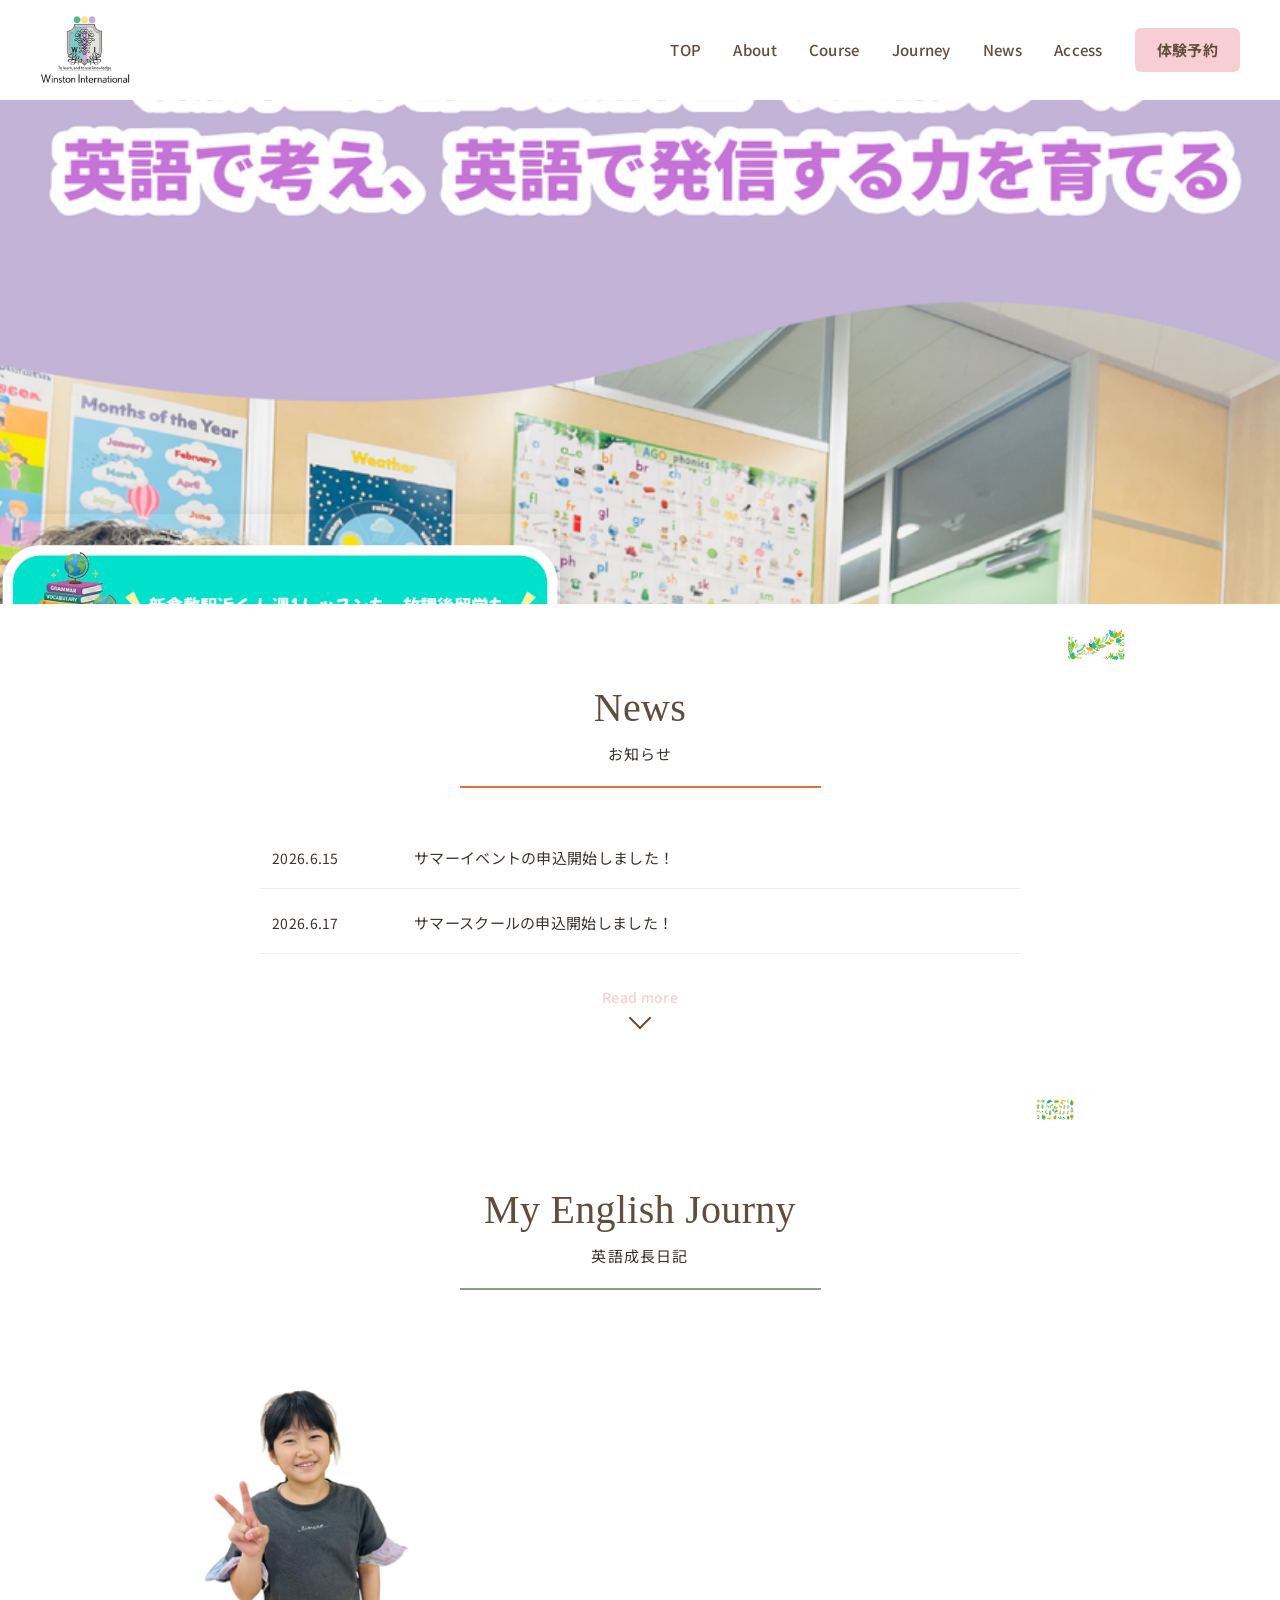
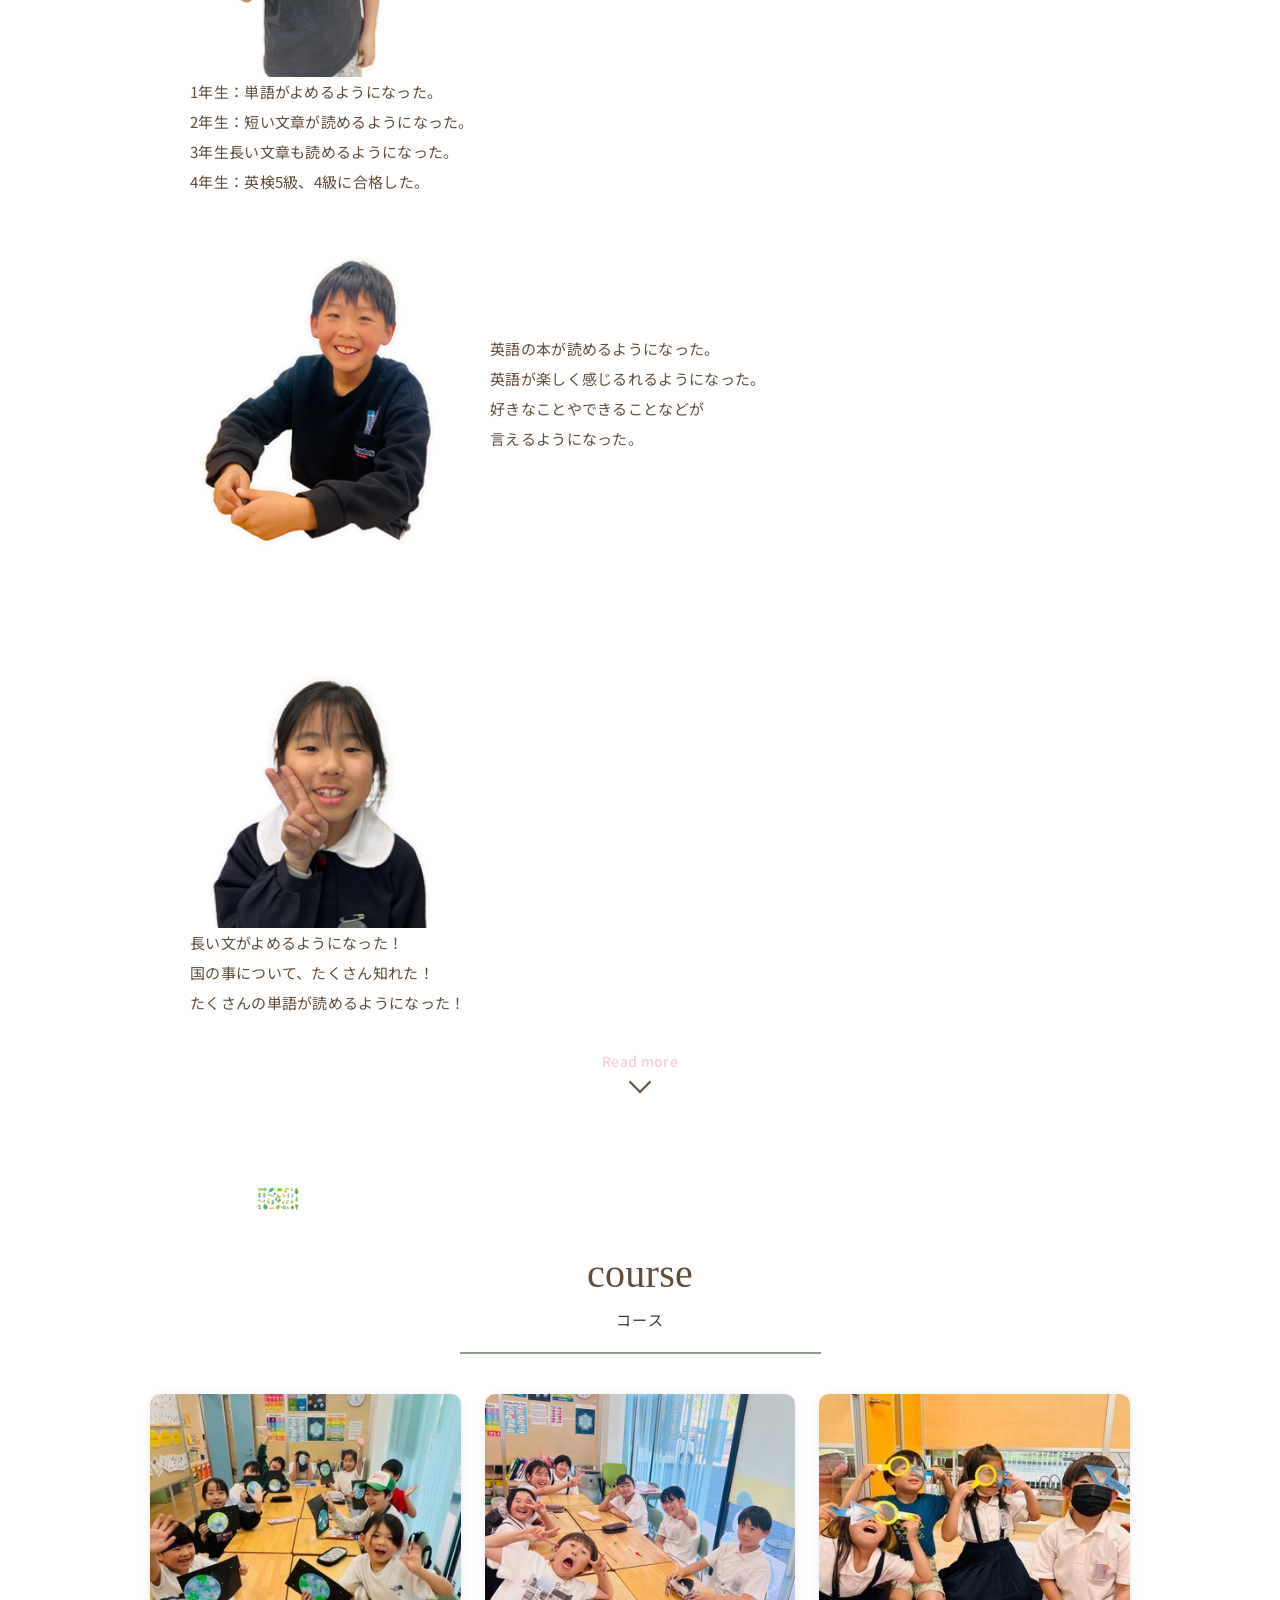
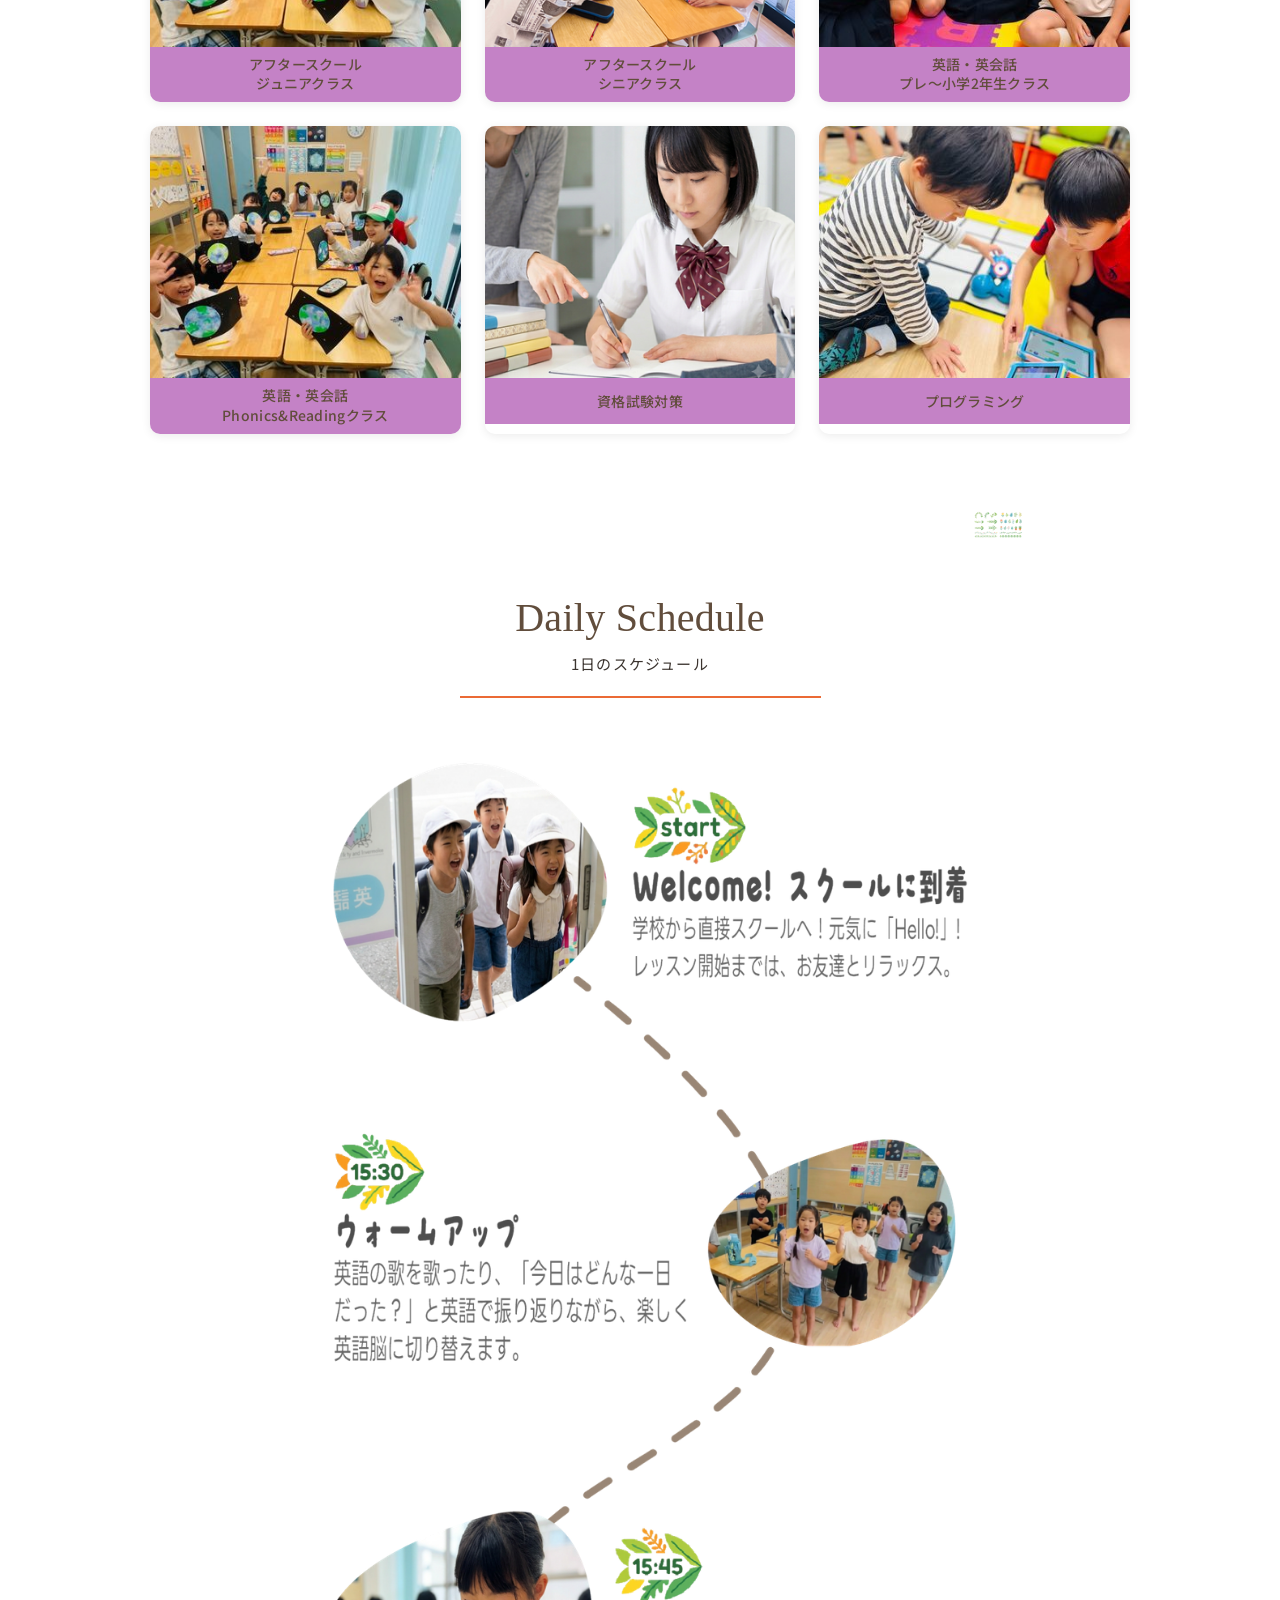
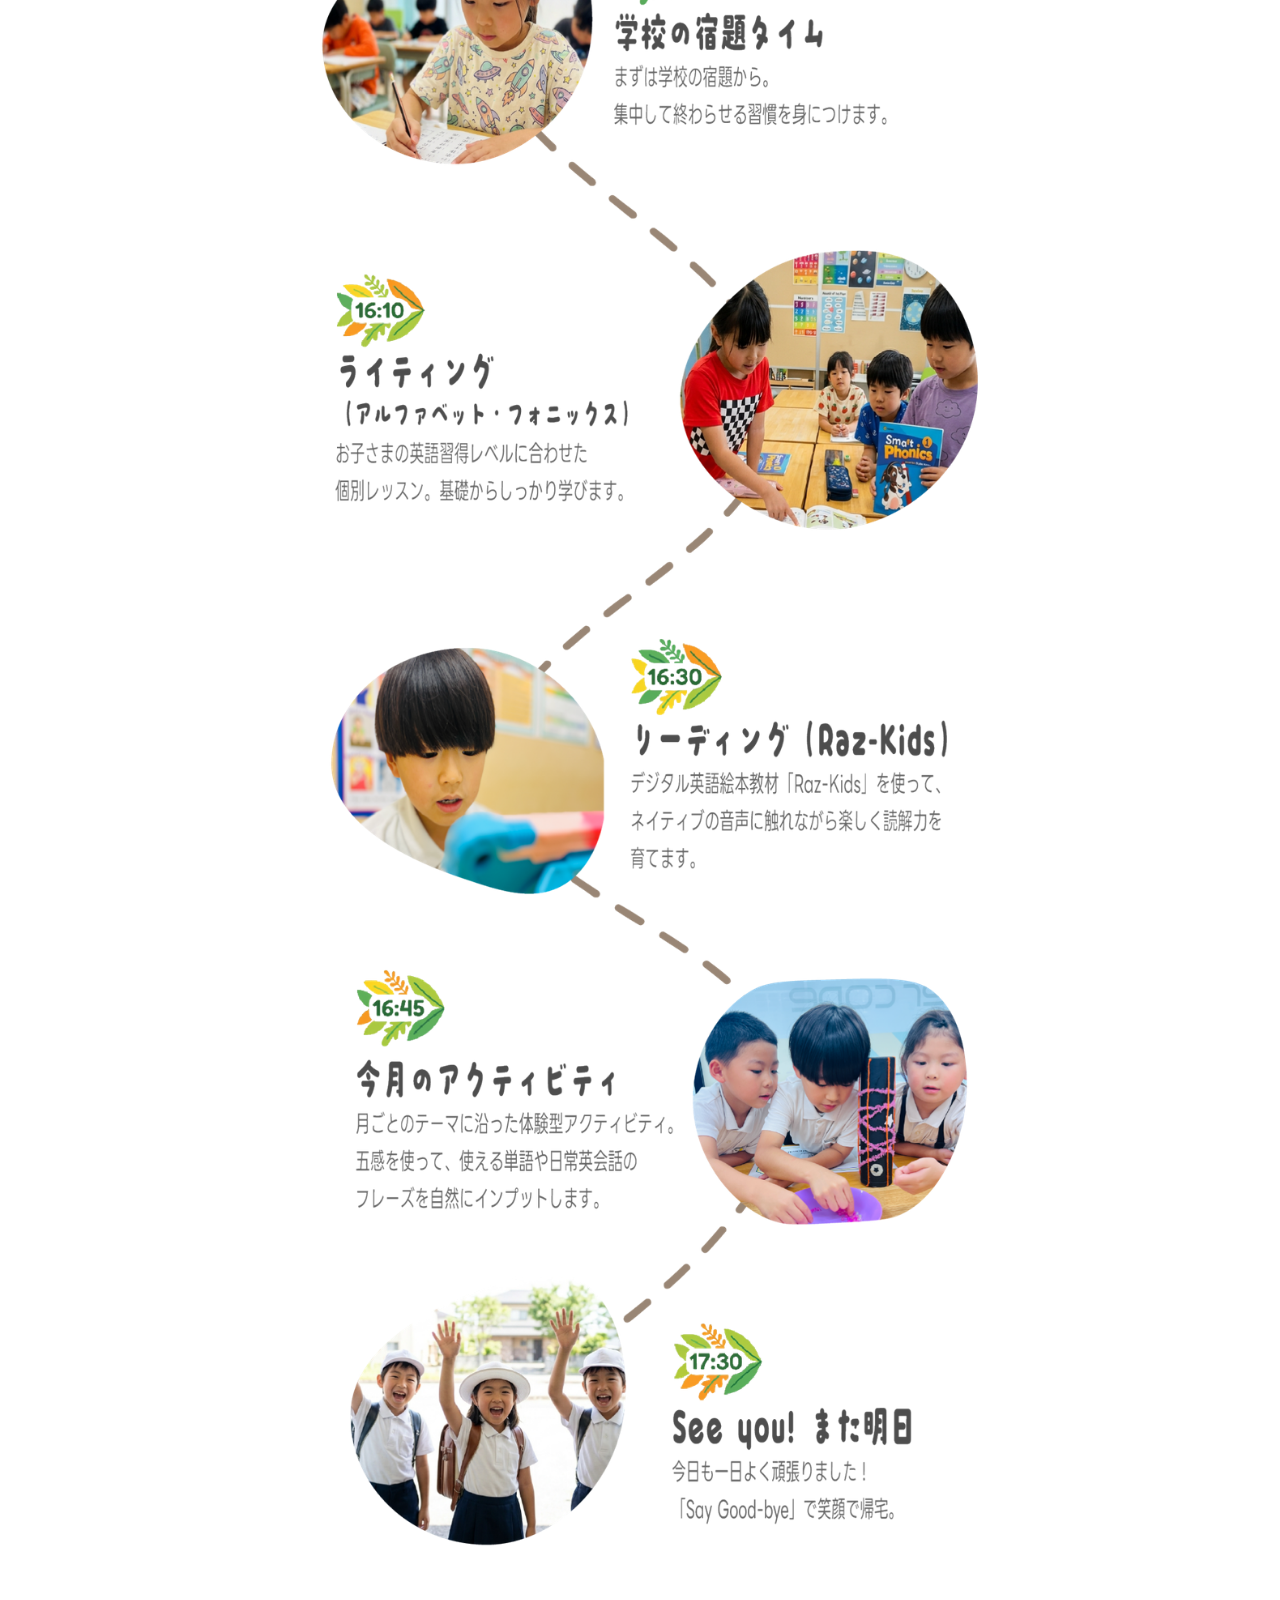
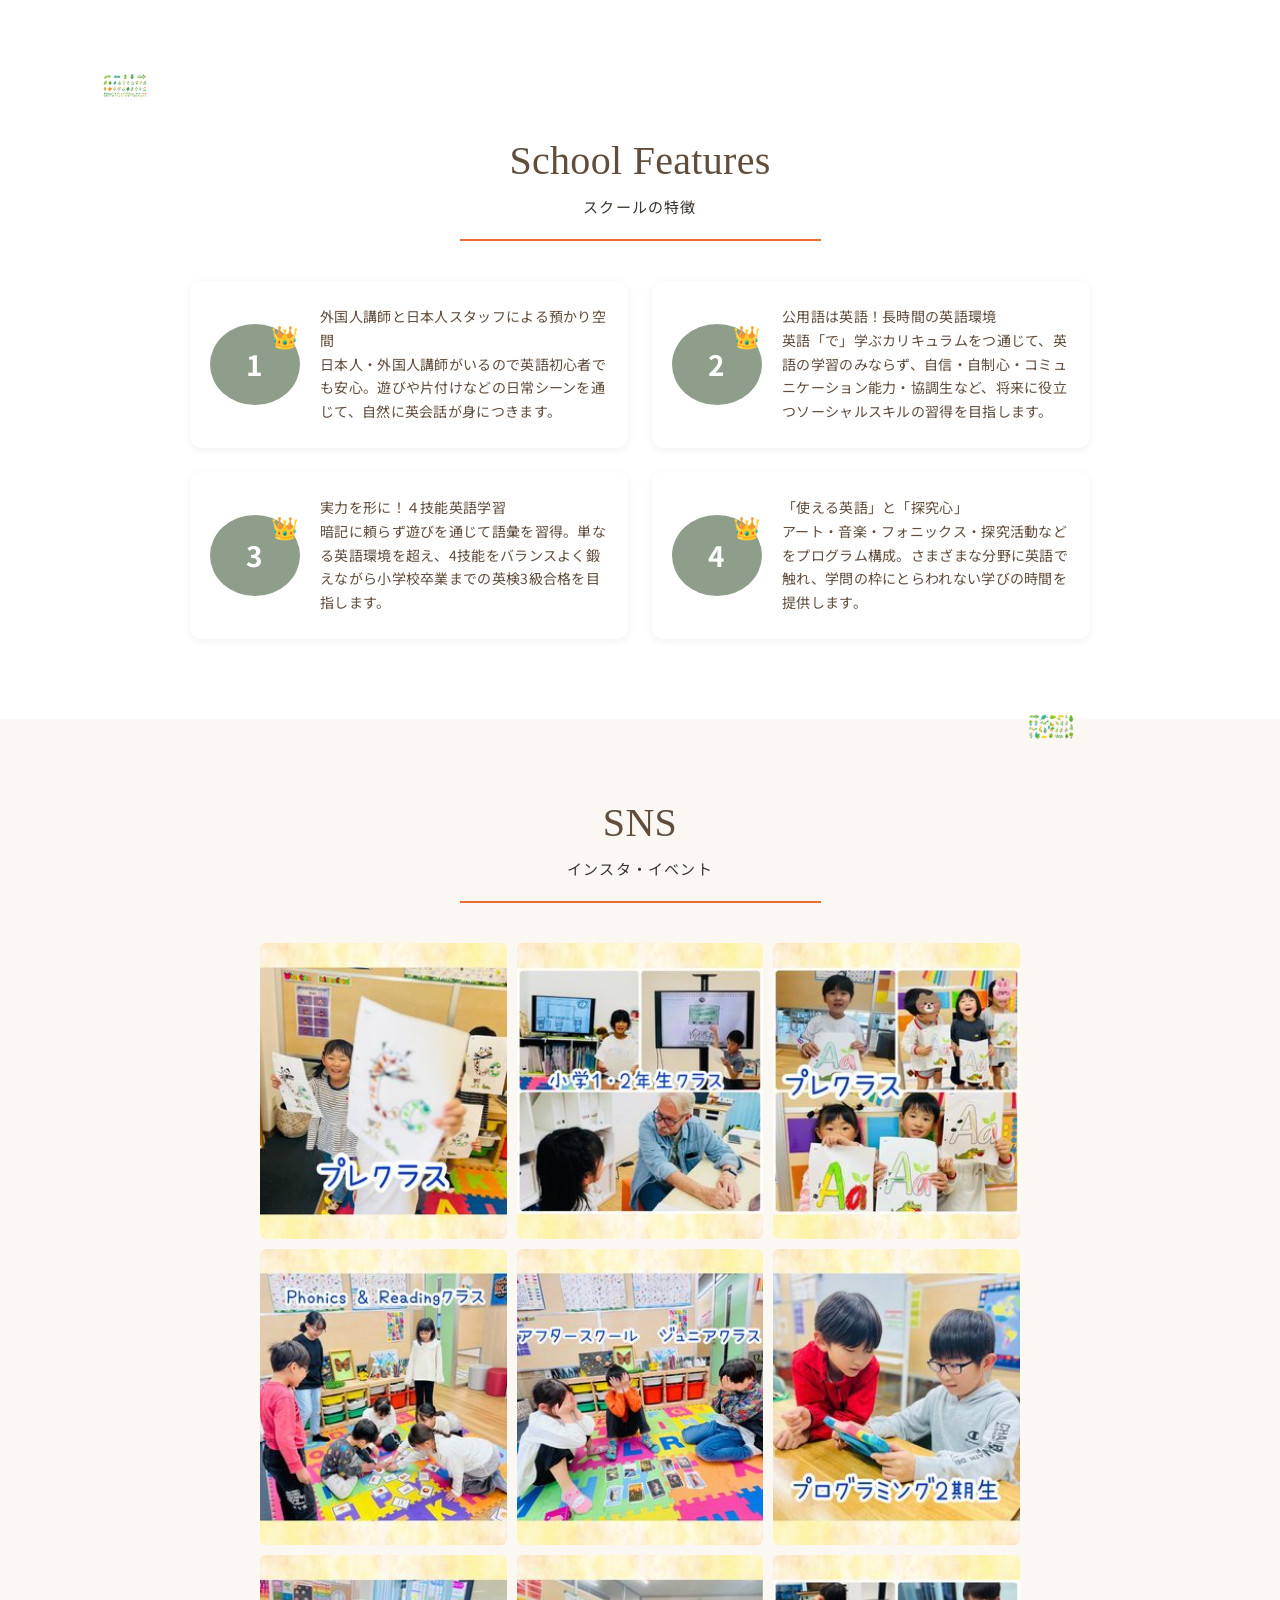
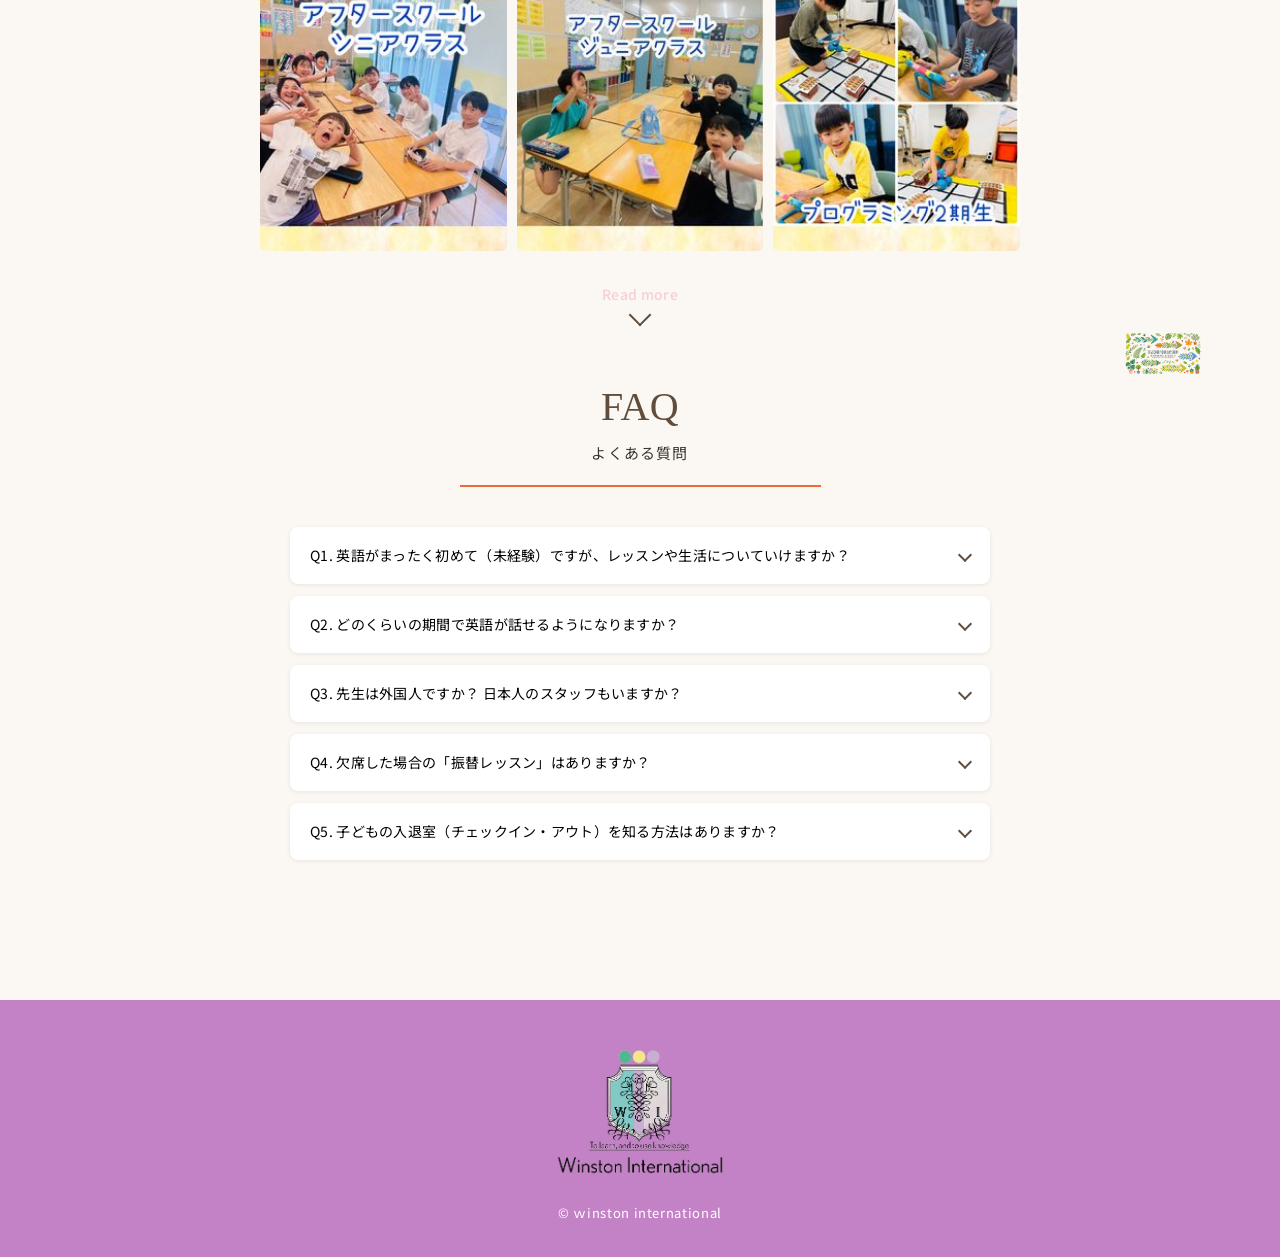
<file: coding/index.html>
<!DOCTYPE html>
<html lang="ja">
<head>
<meta charset="UTF-8">
<meta name="viewport" content="width=device-width, initial-scale=1.0">
<meta http-equiv="X-UA-Compatible" content="ie=edge">
<!-- サイトのタイトル -->
<title>Winston International</title>
<link rel="preconnect" href="https://fonts.googleapis.com">
<link rel="preconnect" href="https://fonts.gstatic.com" crossorigin>
<link href="https://fonts.googleapis.com/css2?family=Noto+Sans+JP:wght@400;500;700&display=swap" rel="stylesheet">
<!-- CSS読み込み -->
<link rel="stylesheet" href="./css/reset.css">
<link rel="stylesheet" href="./css/style.css">
</head>
<body class="l-hasBottomNav">
	<header class="header">
		<div class="header__inner">
			<h1 class="header__logo">
				<a href="index.html"><img src="img/b54bddda57772af5dc364b6a5953eb5bfe8803cc.png" alt="Winston International"></a>
			</h1>
			<nav class="header__nav">
				<ul class="header__list">
					<li class="header__item"><a href="index.html">TOP</a></li>
					<li class="header__item"><a href="about.html">About</a></li>
					<li class="header__item"><a href="course.html">Course</a></li>
					<li class="header__item"><a href="journey.html">Journey</a></li>
					<li class="header__item"><a href="news.html">News</a></li>
					<li class="header__item"><a href="access.html">Access</a></li>
					<li class="header__item header__item--cta"><a href="contact.html">体験予約</a></li>
				</ul>
			</nav>
			<button class="header__hamburger" aria-label="メニューを開く"><span></span><span></span><span></span></button>
		</div>
	</header>

	<main>
		<div class="mv">
			<img class="mv__image" src="img/315170c030213b0539437df4f34e6ceaafbd1558.png" alt="Winston International メインビジュアル">
			<img class="mv__cta" src="img/a256982c16eed83995ae4a21b65e0ced4a0747e7.png" alt="無料体験レッスン受付中">
		</div>

		<section class="news" id="news">
			<img class="leaf" src="img/14f756958479e2523ca2c2232c8f8cb0386f1e04.png" alt="" style="width:60px;top:24px;right:12%;">
			<div class="container">
				<h2 class="blockTitle">
					<span class="blockTitle__en">News</span>
					<span class="blockTitle__jp">お知らせ</span>
					<span class="blockTitle__rule"></span>
				</h2>
				<ul class="news__list">
					<li class="news__item">
						<span class="news__date">2026.6.15</span>
						<p class="news__text">サマーイベントの申込開始しました！</p>
					</li>
					<li class="news__item">
						<span class="news__date">2026.6.17</span>
						<p class="news__text">サマースクールの申込開始しました！</p>
					</li>
				</ul>
				<a class="readMore" href="news.html">Read more</a>
			</div>
		</section>

		<section class="journey" id="journey">
			<img class="leaf" src="img/ddb9e8ca8d425bdd4949d51e42a9e591fd3fe3f1.png" alt="" style="width:40px;top:-8px;right:16%;">
			<div class="container">
				<h2 class="blockTitle blockTitle--sage">
					<span class="blockTitle__en">My English Journy</span>
					<span class="blockTitle__jp">英語成長日記</span>
					<span class="blockTitle__rule"></span>
				</h2>
				<div class="journey__list">
					<article class="journey__item--reverse">
						<img class="journey__image" src="img/caf685f377a222757e097b0acd11451475cbc554.png" alt="生徒 みわ">
						<p class="journey__text">1年生：単語がよめるようになった。
2年生：短い文章が読めるようになった。
3年生長い文章も読めるようになった。
4年生：英検5級、4級に合格した。</p>
					</article>
					<article class="journey__item">
						<img class="journey__image" src="img/f9e1697cc3a0415f88d17ed3dd6d38b1acb55c4f.png" alt="生徒 あらた">
						<p class="journey__text">英語の本が読めるようになった。
英語が楽しく感じるれるようになった。
好きなことやできることなどが
言えるようになった。</p>
					</article>
					<article class="journey__item--reverse">
						<img class="journey__image" src="img/a5246e09b3118848334379b5e3a22e4451b2cd35.png" alt="生徒 あやか">
						<p class="journey__text">長い文がよめるようになった！
国の事について、たくさん知れた！
たくさんの単語が読めるようになった！</p>
					</article>
				</div>
				<a class="readMore" href="journey.html">Read more</a>
			</div>
		</section>

		<section class="course" id="course">
			<img class="leaf" src="img/ddb9e8ca8d425bdd4949d51e42a9e591fd3fe3f1.png" alt="" style="width:44px;top:16px;left:20%;">
			<div class="container">
				<h2 class="blockTitle blockTitle--sage">
					<span class="blockTitle__en">course</span>
					<span class="blockTitle__jp">コース</span>
					<span class="blockTitle__rule"></span>
				</h2>
				<div class="course__grid">
					<div class="course__card">
						<img class="course__image" src="img/04a821e171072f05e92c82334e41682a255cdb70.jpg" alt="アフタースクール ジュニアクラス">
						<span class="course__label">アフタースクール
ジュニアクラス</span>
					</div>
					<div class="course__card">
						<img class="course__image" src="img/148a8969597ea7b49e21fdd364ef25da42e95fff.png" alt="アフタースクール シニアクラス">
						<span class="course__label">アフタースクール
シニアクラス</span>
					</div>
					<div class="course__card">
						<img class="course__image" src="img/44f879ebe378d267b8785768a98b1690f9281f1f.jpg" alt="英語・英会話 プレ〜小学2年生クラス">
						<span class="course__label">英語・英会話
プレ～小学2年生クラス</span>
					</div>
					<div class="course__card">
						<img class="course__image" src="img/04a821e171072f05e92c82334e41682a255cdb70.jpg" alt="英語・英会話 Phonics&Readingクラス">
						<span class="course__label">英語・英会話
Phonics&amp;Readingクラス</span>
					</div>
					<div class="course__card">
						<img class="course__image" src="img/93000658eb2c3dfbf9f803228738dd275d1c2b94.png" alt="資格試験対策">
						<span class="course__label">資格試験対策</span>
					</div>
					<div class="course__card">
						<img class="course__image" src="img/86326959250cf57e91ef5e0228a1f2c96ce2568c.jpg" alt="プログラミング">
						<span class="course__label">プログラミング</span>
					</div>
				</div>
			</div>
		</section>

		<section class="schedule" id="schedule">
			<img class="leaf" src="img/ea5f26555ae800a8f66752be89ba1549bbe17fb6.png" alt="" style="width:52px;top:-4px;right:20%;">
			<div class="container">
				<h2 class="blockTitle">
					<span class="blockTitle__en">Daily Schedule</span>
					<span class="blockTitle__jp">1日のスケジュール</span>
					<span class="blockTitle__rule"></span>
				</h2>
				<img class="schedule__image" src="img/dae8af2a6a708481308f4f7f21e87c160831d198.png" alt="1日のスケジュール">
			</div>
		</section>

		<section class="features" id="features">
			<img class="leaf" src="img/01b1f9d1fe706143ebef62c7a111983ff8d665d8.png" alt="" style="width:46px;top:16px;left:8%;">
			<div class="container">
				<h2 class="blockTitle">
					<span class="blockTitle__en">School Features</span>
					<span class="blockTitle__jp">スクールの特徴</span>
					<span class="blockTitle__rule"></span>
				</h2>
				<div class="features__list">
					<article class="features__item">
						<div class="features__badge"><span class="features__num">1</span><span class="features__crown">👑</span></div>
						<p class="features__text">外国人講師と日本人スタッフによる預かり空間
日本人・外国人講師がいるので英語初心者でも安心。遊びや片付けなどの日常シーンを通じて、自然に英会話が身につきます。</p>
					</article>
					<article class="features__item">
						<div class="features__badge"><span class="features__num">2</span><span class="features__crown">👑</span></div>
						<p class="features__text">公用語は英語！長時間の英語環境
英語「で」学ぶカリキュラムをつ通じて、英語の学習のみならず、自信・自制心・コミュニケーション能力・協調生など、将来に役立つソーシャルスキルの習得を目指します。</p>
					</article>
					<article class="features__item">
						<div class="features__badge"><span class="features__num">3</span><span class="features__crown">👑</span></div>
						<p class="features__text">実力を形に！４技能英語学習
暗記に頼らず遊びを通じて語彙を習得。単なる英語環境を超え、4技能をバランスよく鍛えながら小学校卒業までの英検3級合格を目指します。</p>
					</article>
					<article class="features__item">
						<div class="features__badge"><span class="features__num">4</span><span class="features__crown">👑</span></div>
						<p class="features__text">「使える英語」と「探究心」
アート・音楽・フォニックス・探究活動などをプログラム構成。さまざまな分野に英語で触れ、学問の枠にとらわれない学びの時間を提供します。</p>
					</article>
				</div>
			</div>
		</section>

		<section class="sns" id="sns">
			<img class="leaf" src="img/ddb9e8ca8d425bdd4949d51e42a9e591fd3fe3f1.png" alt="" style="width:48px;top:-6px;right:16%;">
			<div class="container">
				<h2 class="blockTitle">
					<span class="blockTitle__en">SNS</span>
					<span class="blockTitle__jp">インスタ・イベント</span>
					<span class="blockTitle__rule"></span>
				</h2>
				<div class="sns__grid">
					<img src="img/6bb34a599e09a470f45b097e7214d8efd60679ec.jpg" alt="">
					<img src="img/40a4810d5d7c576dfb0c9a26c9a651b52b4b555e.jpg" alt="">
					<img src="img/c6ab9a046a55dffa903dbd6ddcae3e7b258ccda3.jpg" alt="">
					<img src="img/ecdee7ff302b677523746da8655443513f7516b1.jpg" alt="">
					<img src="img/ff67f0b94c0e0bae61b68acf083e7a5514be0554.jpg" alt="">
					<img src="img/12091fe1024bdf6f9477530a8a3f41c4068068b5.jpg" alt="">
					<img src="img/0aa88d12686aa093e64a224f34ab154a44cfd5fd.jpg" alt="">
					<img src="img/f210354a0b9d289651f2761db9e844acf66cc2f6.jpg" alt="">
					<img src="img/862953ca4f5c7e8887c2e94bc96f40e6e487f81b.jpg" alt="">
				</div>
				<a class="readMore" href="#">Read more</a>
			</div>

			<div class="faq" id="faq">
				<img class="leaf" src="img/c7a0277a9da714f3b7c1d879f56d69f4e51d20c3.png" alt="" style="width:80px;top:8px;right:6%;">
				<div class="container">
					<h3 class="blockTitle">
						<span class="blockTitle__en">FAQ</span>
						<span class="blockTitle__jp">よくある質問</span>
						<span class="blockTitle__rule"></span>
					</h3>
					<div class="faq__list">
						<details class="faq__item">
							<summary>Q1. 英語がまったく初めて（未経験）ですが、レッスンや生活についていけますか？</summary>
						</details>
						<details class="faq__item">
							<summary>Q2. どのくらいの期間で英語が話せるようになりますか？</summary>
						</details>
						<details class="faq__item">
							<summary>Q3. 先生は外国人ですか？ 日本人のスタッフもいますか？</summary>
						</details>
						<details class="faq__item">
							<summary>Q4. 欠席した場合の「振替レッスン」はありますか？</summary>
						</details>
						<details class="faq__item">
							<summary>Q5. 子どもの入退室（チェックイン・アウト）を知る方法はありますか？</summary>
						</details>
					</div>
				</div>
			</div>
		</section>
	</main>

	<footer class="footer">
		<img class="footer__logo" src="img/38c959812c3885d58e4ab08fb189ace73b198ea6.png" alt="Winston International">
		<p class="footer__copy">© ｗinston international</p>
	</footer>

	<nav class="bottomNav">
		<a class="bottomNav__item is-active" href="index.html">
			<svg viewBox="0 0 24 24" fill="none" stroke="currentColor" stroke-width="2"><path d="M3 11l9-7 9 7"/><path d="M5 10v10h14V10"/></svg>
			ホーム
		</a>
		<a class="bottomNav__item" href="course.html">
			<svg viewBox="0 0 24 24" fill="none" stroke="currentColor" stroke-width="2"><path d="M4 19.5A2.5 2.5 0 0 1 6.5 17H20"/><path d="M6.5 2H20v20H6.5A2.5 2.5 0 0 1 4 19.5v-15A2.5 2.5 0 0 1 6.5 2z"/></svg>
			コース
		</a>
		<a class="bottomNav__item" href="access.html">
			<svg viewBox="0 0 24 24" fill="none" stroke="currentColor" stroke-width="2"><path d="M12 22s7-6.5 7-12a7 7 0 1 0-14 0c0 5.5 7 12 7 12z"/><circle cx="12" cy="10" r="2.5"/></svg>
			アクセス
		</a>
		<a class="bottomNav__item" href="contact.html">
			<svg viewBox="0 0 24 24" fill="none" stroke="currentColor" stroke-width="2"><rect x="3" y="5" width="18" height="16" rx="2"/><path d="M3 10h18M8 3v4M16 3v4"/><path d="M9 15l2 2 4-4"/></svg>
			体験予約
		</a>
	</nav>

</body>
</html>
</file>
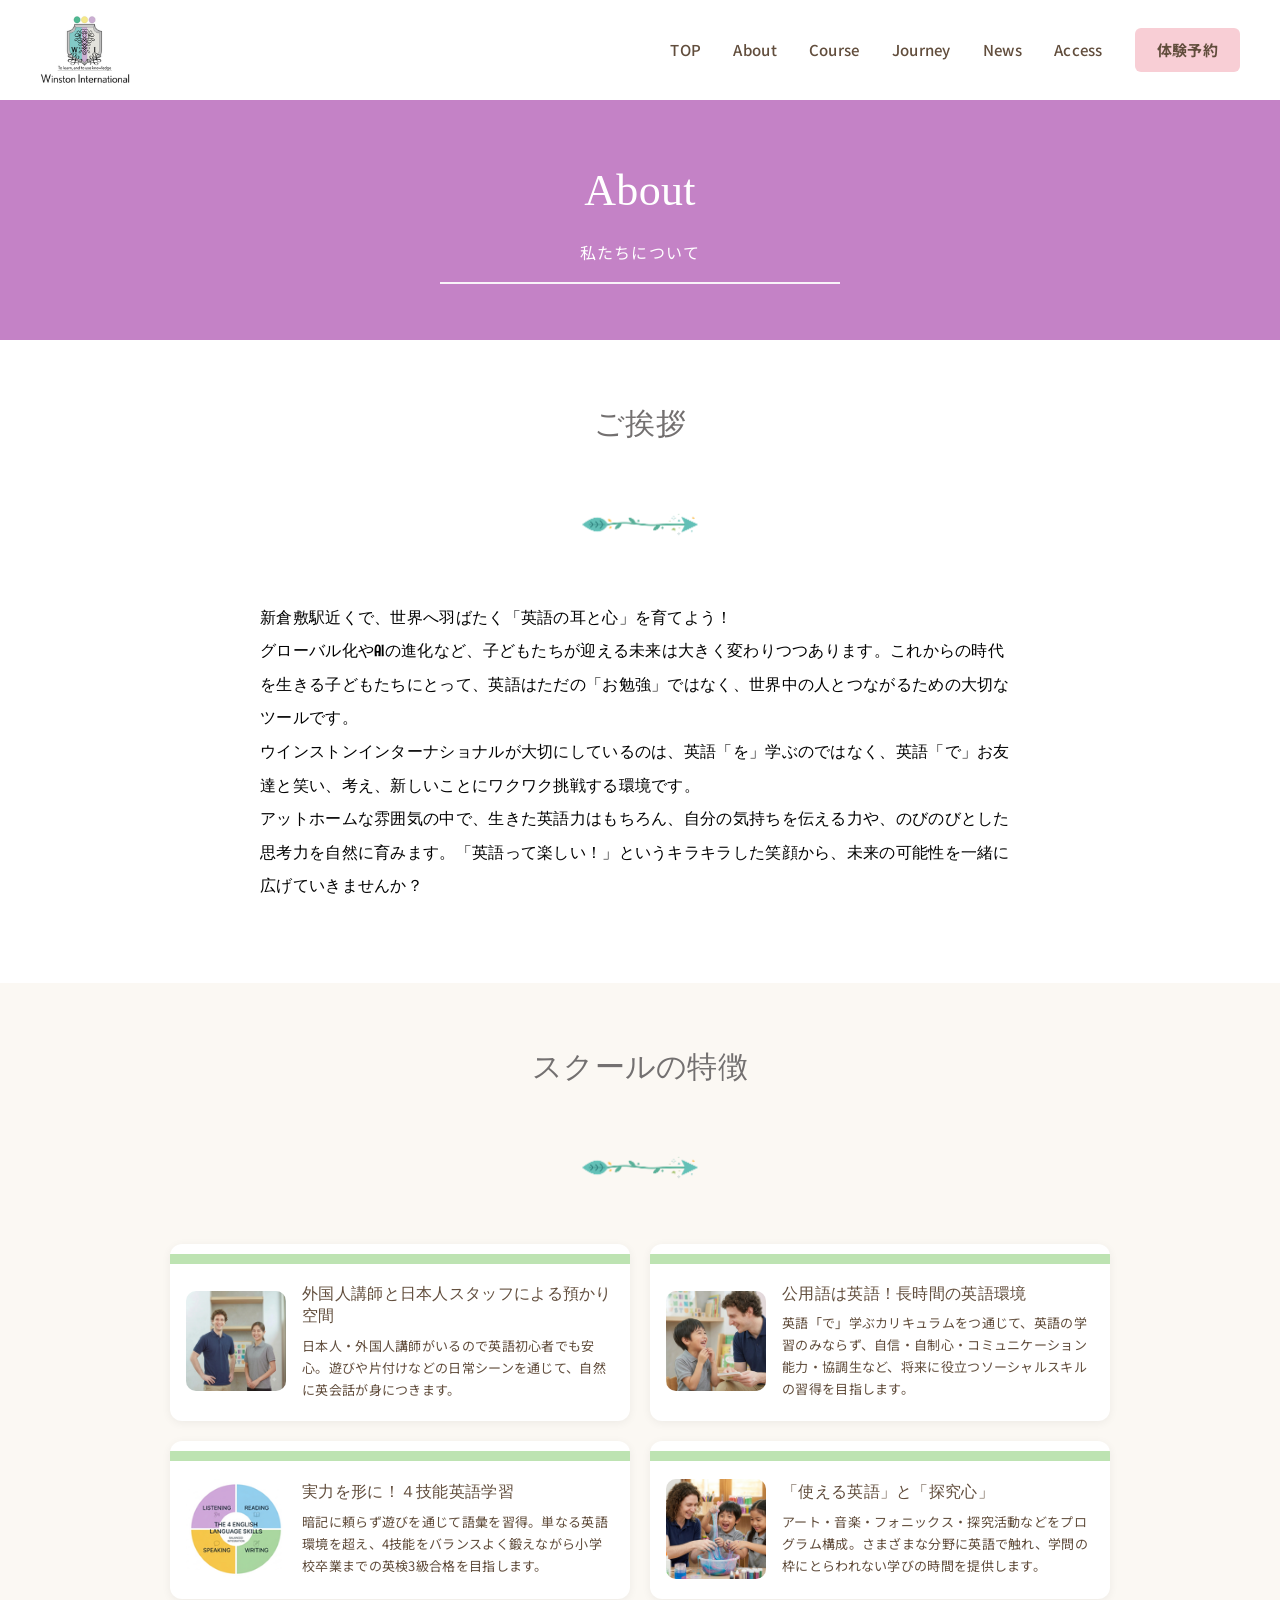
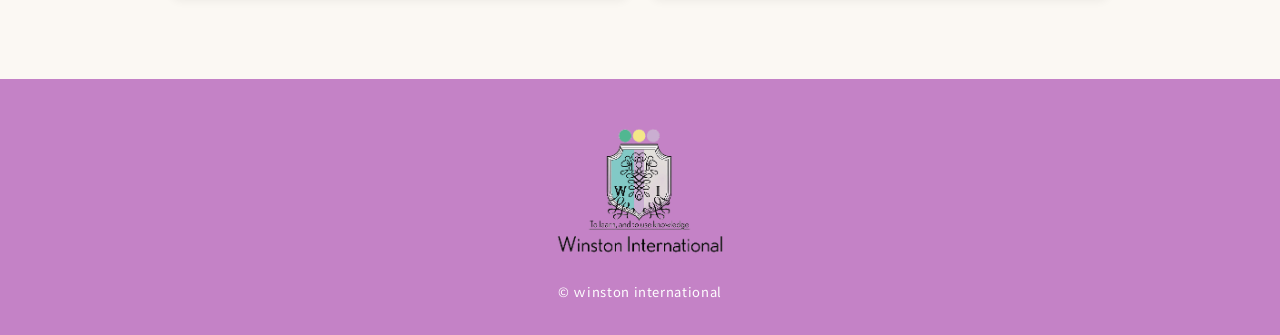
<file: coding/about.html>
<!DOCTYPE html>
<html lang="ja">
<head>
<meta charset="UTF-8">
<meta name="viewport" content="width=device-width, initial-scale=1.0">
<meta http-equiv="X-UA-Compatible" content="ie=edge">
<title>About | Winston International</title>
<link rel="preconnect" href="https://fonts.googleapis.com">
<link rel="preconnect" href="https://fonts.gstatic.com" crossorigin>
<link href="https://fonts.googleapis.com/css2?family=Noto+Sans+JP:wght@400;500;700&family=Kablammo&family=Rum+Raisin&family=Roboto:wght@400;500;700&display=swap" rel="stylesheet">
<link rel="stylesheet" href="./css/reset.css">
<link rel="stylesheet" href="./css/style.css">
</head>
<body class="l-hasBottomNav">
	<header class="header">
		<div class="header__inner">
			<h1 class="header__logo">
				<a href="index.html"><img src="img/b54bddda57772af5dc364b6a5953eb5bfe8803cc.png" alt="Winston International"></a>
			</h1>
			<nav class="header__nav">
				<ul class="header__list">
					<li class="header__item"><a href="index.html">TOP</a></li>
					<li class="header__item"><a href="about.html">About</a></li>
					<li class="header__item"><a href="course.html">Course</a></li>
					<li class="header__item"><a href="journey.html">Journey</a></li>
					<li class="header__item"><a href="news.html">News</a></li>
					<li class="header__item"><a href="access.html">Access</a></li>
					<li class="header__item header__item--cta"><a href="contact.html">体験予約</a></li>
				</ul>
			</nav>
			<button class="header__hamburger" aria-label="メニューを開く"><span></span><span></span><span></span></button>
		</div>
	</header>

	<div class="pageTitle">
		<span class="pageTitle__en">About</span>
		<span class="pageTitle__jp">私たちについて</span>
		<span class="pageTitle__rule"></span>
	</div>

	<main>
		<section class="greeting">
			<div class="container">
				<h2 class="subheading">ご挨拶</h2>
				<img class="greeting__deco" src="img/11a29e55b5f03b58aedf7f70e07febbf29385900.png" alt="">
				<p class="greeting__text">新倉敷駅近くで、世界へ羽ばたく「英語の耳と心」を育てよう！
グローバル化やAIの進化など、子どもたちが迎える未来は大きく変わりつつあります。これからの時代を生きる子どもたちにとって、英語はただの「お勉強」ではなく、世界中の人とつながるための大切なツールです。
ウインストンインターナショナルが大切にしているのは、英語「を」学ぶのではなく、英語「で」お友達と笑い、考え、新しいことにワクワク挑戦する環境です。
アットホームな雰囲気の中で、生きた英語力はもちろん、自分の気持ちを伝える力や、のびのびとした思考力を自然に育みます。「英語って楽しい！」というキラキラした笑顔から、未来の可能性を一緒に広げていきませんか？</p>
			</div>
		</section>

		<section class="featureList">
			<div class="container">
				<h2 class="subheading">スクールの特徴</h2>
				<img class="featureList__deco" src="img/11a29e55b5f03b58aedf7f70e07febbf29385900.png" alt="">
				<div class="featureList__grid">
					<div class="featureList__item">
						<div class="featureList__inner">
							<img class="featureList__image" src="img/cc2883e4f3f82757c84bc28023a4038ad88e24ec.png" alt="">
							<div>
								<h3 class="featureList__title">外国人講師と日本人スタッフによる預かり空間</h3>
								<p class="featureList__text">日本人・外国人講師がいるので英語初心者でも安心。遊びや片付けなどの日常シーンを通じて、自然に英会話が身につきます。</p>
							</div>
						</div>
					</div>
					<div class="featureList__item">
						<div class="featureList__inner">
							<img class="featureList__image" src="img/af0f67a79709b06dc7d28343787ed414ddc2101b.png" alt="">
							<div>
								<h3 class="featureList__title">公用語は英語！長時間の英語環境</h3>
								<p class="featureList__text">英語「で」学ぶカリキュラムをつ通じて、英語の学習のみならず、自信・自制心・コミュニケーション能力・協調生など、将来に役立つソーシャルスキルの習得を目指します。</p>
							</div>
						</div>
					</div>
					<div class="featureList__item">
						<div class="featureList__inner">
							<img class="featureList__image" src="img/a8f4899f58a3b12a75069b67ab4c6ed5d1634ee6.png" alt="">
							<div>
								<h3 class="featureList__title">実力を形に！４技能英語学習</h3>
								<p class="featureList__text">暗記に頼らず遊びを通じて語彙を習得。単なる英語環境を超え、4技能をバランスよく鍛えながら小学校卒業までの英検3級合格を目指します。</p>
							</div>
						</div>
					</div>
					<div class="featureList__item">
						<div class="featureList__inner">
							<img class="featureList__image" src="img/4f4b4cee296be0c6a2d3ce679d6126b52dba6dd1.png" alt="">
							<div>
								<h3 class="featureList__title">「使える英語」と「探究心」</h3>
								<p class="featureList__text">アート・音楽・フォニックス・探究活動などをプログラム構成。さまざまな分野に英語で触れ、学問の枠にとらわれない学びの時間を提供します。</p>
							</div>
						</div>
					</div>
				</div>
			</div>
		</section>
	</main>

	<footer class="footer">
		<img class="footer__logo" src="img/38c959812c3885d58e4ab08fb189ace73b198ea6.png" alt="Winston International">
		<p class="footer__copy">© ｗinston international</p>
	</footer>

	<nav class="bottomNav">
		<a class="bottomNav__item" href="index.html">
			<svg viewBox="0 0 24 24" fill="none" stroke="currentColor" stroke-width="2"><path d="M3 11l9-7 9 7"/><path d="M5 10v10h14V10"/></svg>
			ホーム
		</a>
		<a class="bottomNav__item" href="course.html">
			<svg viewBox="0 0 24 24" fill="none" stroke="currentColor" stroke-width="2"><path d="M4 19.5A2.5 2.5 0 0 1 6.5 17H20"/><path d="M6.5 2H20v20H6.5A2.5 2.5 0 0 1 4 19.5v-15A2.5 2.5 0 0 1 6.5 2z"/></svg>
			コース
		</a>
		<a class="bottomNav__item" href="access.html">
			<svg viewBox="0 0 24 24" fill="none" stroke="currentColor" stroke-width="2"><path d="M12 22s7-6.5 7-12a7 7 0 1 0-14 0c0 5.5 7 12 7 12z"/><circle cx="12" cy="10" r="2.5"/></svg>
			アクセス
		</a>
		<a class="bottomNav__item" href="contact.html">
			<svg viewBox="0 0 24 24" fill="none" stroke="currentColor" stroke-width="2"><rect x="3" y="5" width="18" height="16" rx="2"/><path d="M3 10h18M8 3v4M16 3v4"/><path d="M9 15l2 2 4-4"/></svg>
			体験予約
		</a>
	</nav>

</body>
</html>
</file>
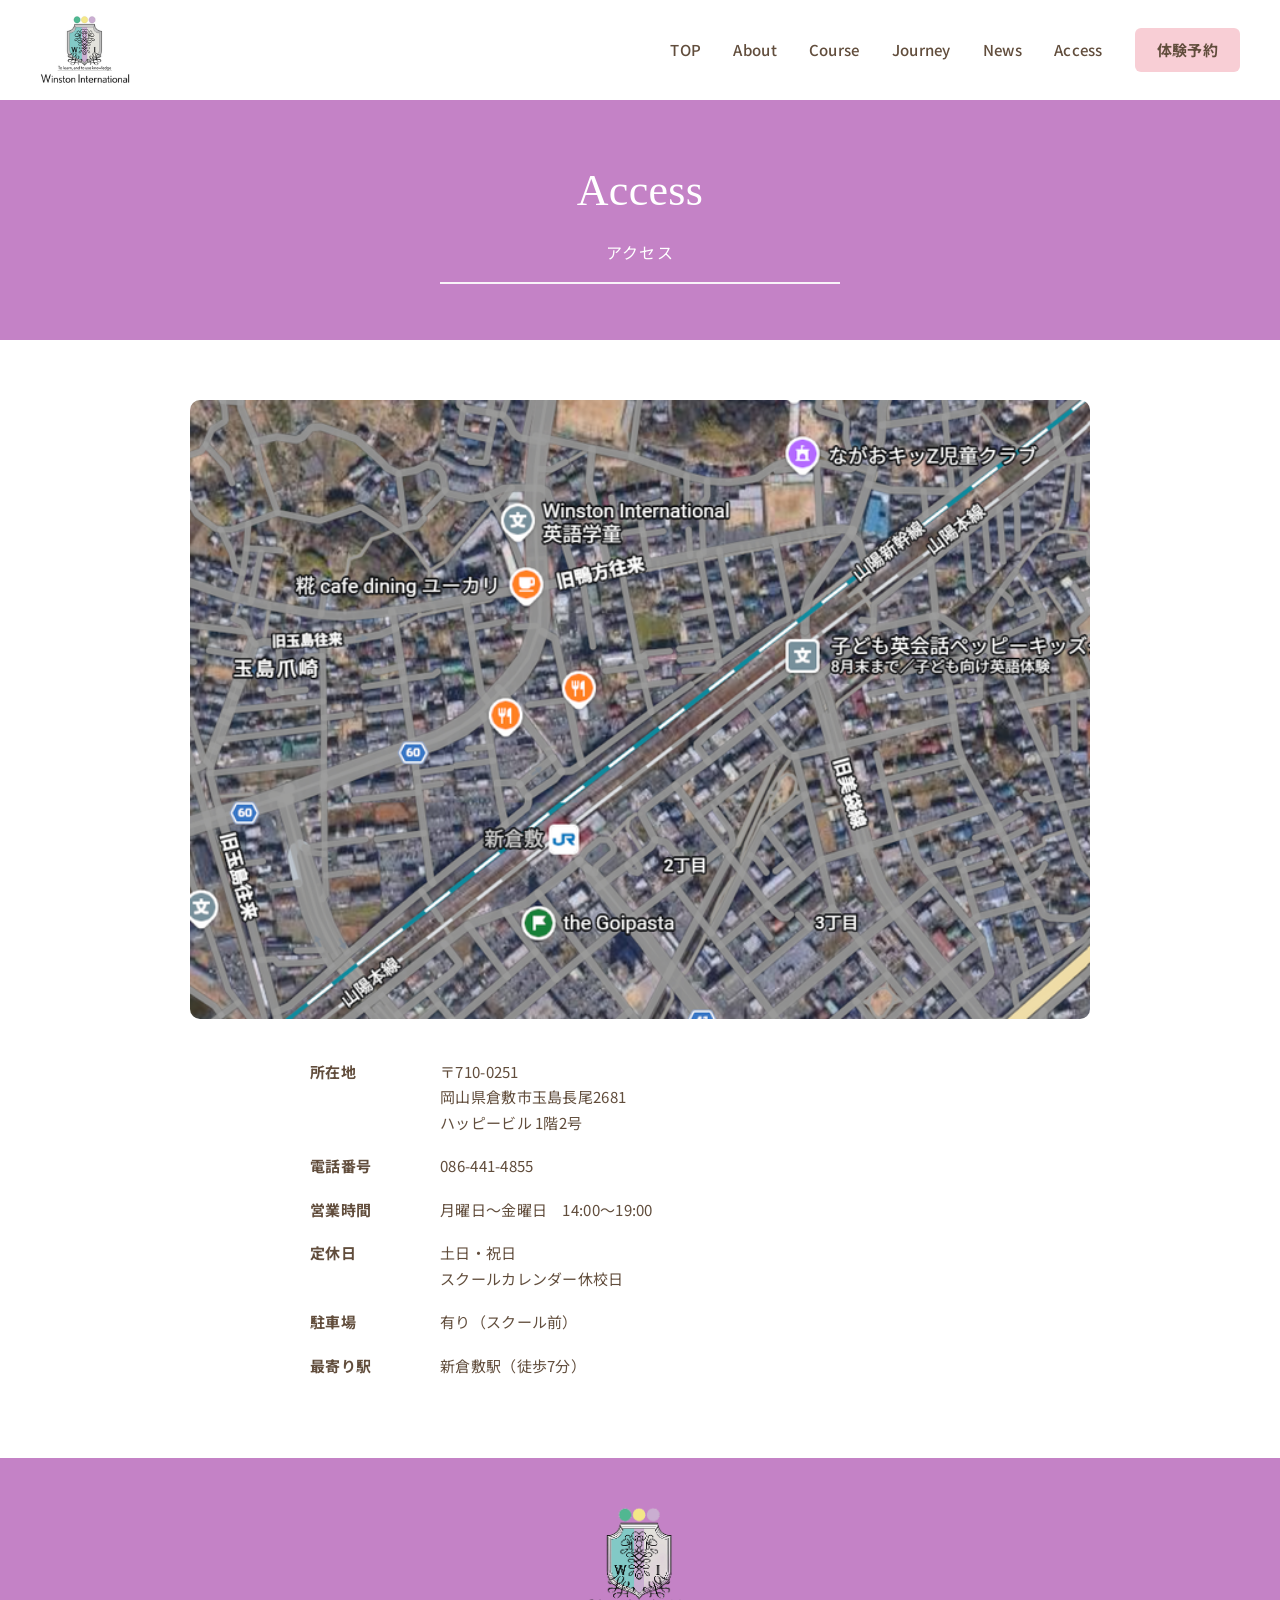
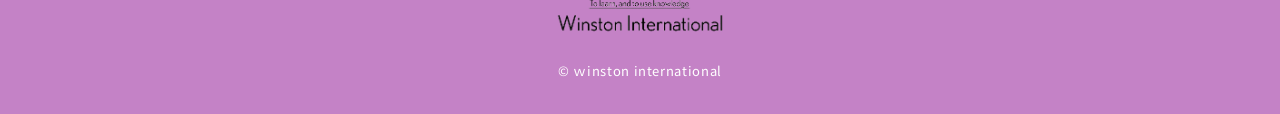
<file: coding/access.html>
<!DOCTYPE html>
<html lang="ja">
<head>
<meta charset="UTF-8">
<meta name="viewport" content="width=device-width, initial-scale=1.0">
<meta http-equiv="X-UA-Compatible" content="ie=edge">
<title>Access | Winston International</title>
<link rel="preconnect" href="https://fonts.googleapis.com">
<link rel="preconnect" href="https://fonts.gstatic.com" crossorigin>
<link href="https://fonts.googleapis.com/css2?family=Noto+Sans+JP:wght@400;500;700&display=swap" rel="stylesheet">
<link rel="stylesheet" href="./css/reset.css">
<link rel="stylesheet" href="./css/style.css">
</head>
<body class="l-hasBottomNav">
	<header class="header">
		<div class="header__inner">
			<h1 class="header__logo">
				<a href="index.html"><img src="img/b54bddda57772af5dc364b6a5953eb5bfe8803cc.png" alt="Winston International"></a>
			</h1>
			<nav class="header__nav">
				<ul class="header__list">
					<li class="header__item"><a href="index.html">TOP</a></li>
					<li class="header__item"><a href="about.html">About</a></li>
					<li class="header__item"><a href="course.html">Course</a></li>
					<li class="header__item"><a href="journey.html">Journey</a></li>
					<li class="header__item"><a href="news.html">News</a></li>
					<li class="header__item"><a href="access.html">Access</a></li>
					<li class="header__item header__item--cta"><a href="contact.html">体験予約</a></li>
				</ul>
			</nav>
			<button class="header__hamburger" aria-label="メニューを開く"><span></span><span></span><span></span></button>
		</div>
	</header>

	<div class="pageTitle">
		<span class="pageTitle__en">Access</span>
		<span class="pageTitle__jp">アクセス</span>
		<span class="pageTitle__rule"></span>
	</div>

	<main>
		<div class="accessMap">
			<img src="img/b9df118cd55092933068ce5ee99e3b265923837e.png" alt="Winston International 地図">
		</div>
		<dl class="infoList">
			<div class="infoList__row"><dt class="infoList__label">所在地</dt><dd class="infoList__value">〒710-0251
岡山県倉敷市玉島長尾2681
ハッピービル 1階2号</dd></div>
			<div class="infoList__row"><dt class="infoList__label">電話番号</dt><dd class="infoList__value">086-441-4855</dd></div>
			<div class="infoList__row"><dt class="infoList__label">営業時間</dt><dd class="infoList__value">月曜日～金曜日　14:00～19:00</dd></div>
			<div class="infoList__row"><dt class="infoList__label">定休日</dt><dd class="infoList__value">土日・祝日
スクールカレンダー休校日</dd></div>
			<div class="infoList__row"><dt class="infoList__label">駐車場</dt><dd class="infoList__value">有り（スクール前）</dd></div>
			<div class="infoList__row"><dt class="infoList__label">最寄り駅</dt><dd class="infoList__value">新倉敷駅（徒歩7分）</dd></div>
		</dl>
	</main>

	<footer class="footer">
		<img class="footer__logo" src="img/38c959812c3885d58e4ab08fb189ace73b198ea6.png" alt="Winston International">
		<p class="footer__copy">© ｗinston international</p>
	</footer>

	<nav class="bottomNav">
		<a class="bottomNav__item" href="index.html">
			<svg viewBox="0 0 24 24" fill="none" stroke="currentColor" stroke-width="2"><path d="M3 11l9-7 9 7"/><path d="M5 10v10h14V10"/></svg>
			ホーム
		</a>
		<a class="bottomNav__item" href="course.html">
			<svg viewBox="0 0 24 24" fill="none" stroke="currentColor" stroke-width="2"><path d="M4 19.5A2.5 2.5 0 0 1 6.5 17H20"/><path d="M6.5 2H20v20H6.5A2.5 2.5 0 0 1 4 19.5v-15A2.5 2.5 0 0 1 6.5 2z"/></svg>
			コース
		</a>
		<a class="bottomNav__item is-active" href="access.html">
			<svg viewBox="0 0 24 24" fill="none" stroke="currentColor" stroke-width="2"><path d="M12 22s7-6.5 7-12a7 7 0 1 0-14 0c0 5.5 7 12 7 12z"/><circle cx="12" cy="10" r="2.5"/></svg>
			アクセス
		</a>
		<a class="bottomNav__item" href="contact.html">
			<svg viewBox="0 0 24 24" fill="none" stroke="currentColor" stroke-width="2"><rect x="3" y="5" width="18" height="16" rx="2"/><path d="M3 10h18M8 3v4M16 3v4"/><path d="M9 15l2 2 4-4"/></svg>
			体験予約
		</a>
	</nav>

</body>
</html>
</file>
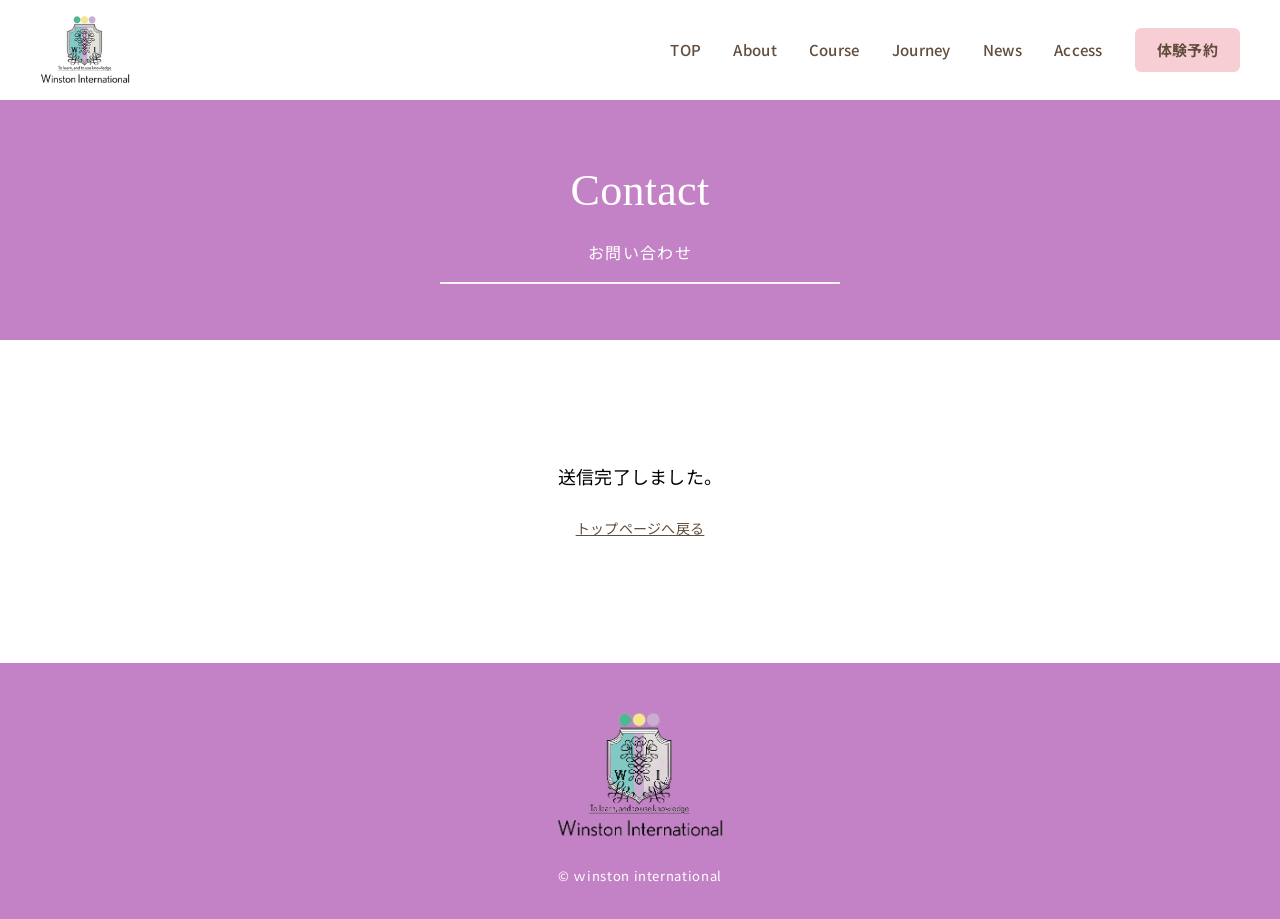
<file: coding/contact-thanks.html>
<!DOCTYPE html>
<html lang="ja">
<head>
<meta charset="UTF-8">
<meta name="viewport" content="width=device-width, initial-scale=1.0">
<meta http-equiv="X-UA-Compatible" content="ie=edge">
<title>送信完了 | Winston International</title>
<link rel="preconnect" href="https://fonts.googleapis.com">
<link rel="preconnect" href="https://fonts.gstatic.com" crossorigin>
<link href="https://fonts.googleapis.com/css2?family=Noto+Sans+JP:wght@400;500;700&display=swap" rel="stylesheet">
<link rel="stylesheet" href="./css/reset.css">
<link rel="stylesheet" href="./css/style.css">
</head>
<body>
	<header class="header">
		<div class="header__inner">
			<h1 class="header__logo">
				<a href="index.html"><img src="img/b54bddda57772af5dc364b6a5953eb5bfe8803cc.png" alt="Winston International"></a>
			</h1>
			<nav class="header__nav">
				<ul class="header__list">
					<li class="header__item"><a href="index.html">TOP</a></li>
					<li class="header__item"><a href="about.html">About</a></li>
					<li class="header__item"><a href="course.html">Course</a></li>
					<li class="header__item"><a href="journey.html">Journey</a></li>
					<li class="header__item"><a href="news.html">News</a></li>
					<li class="header__item"><a href="access.html">Access</a></li>
					<li class="header__item header__item--cta"><a href="contact.html">体験予約</a></li>
				</ul>
			</nav>
			<button class="header__hamburger" aria-label="メニューを開く"><span></span><span></span><span></span></button>
		</div>
	</header>

	<div class="pageTitle">
		<span class="pageTitle__en">Contact</span>
		<span class="pageTitle__jp">お問い合わせ</span>
		<span class="pageTitle__rule"></span>
	</div>

	<main>
		<p class="thanks">送信完了しました。<br><a class="thanks__link" href="index.html">トップページへ戻る</a></p>
	</main>

	<footer class="footer">
		<img class="footer__logo" src="img/38c959812c3885d58e4ab08fb189ace73b198ea6.png" alt="Winston International">
		<p class="footer__copy">© ｗinston international</p>
	</footer>
</body>
</html>
</file>
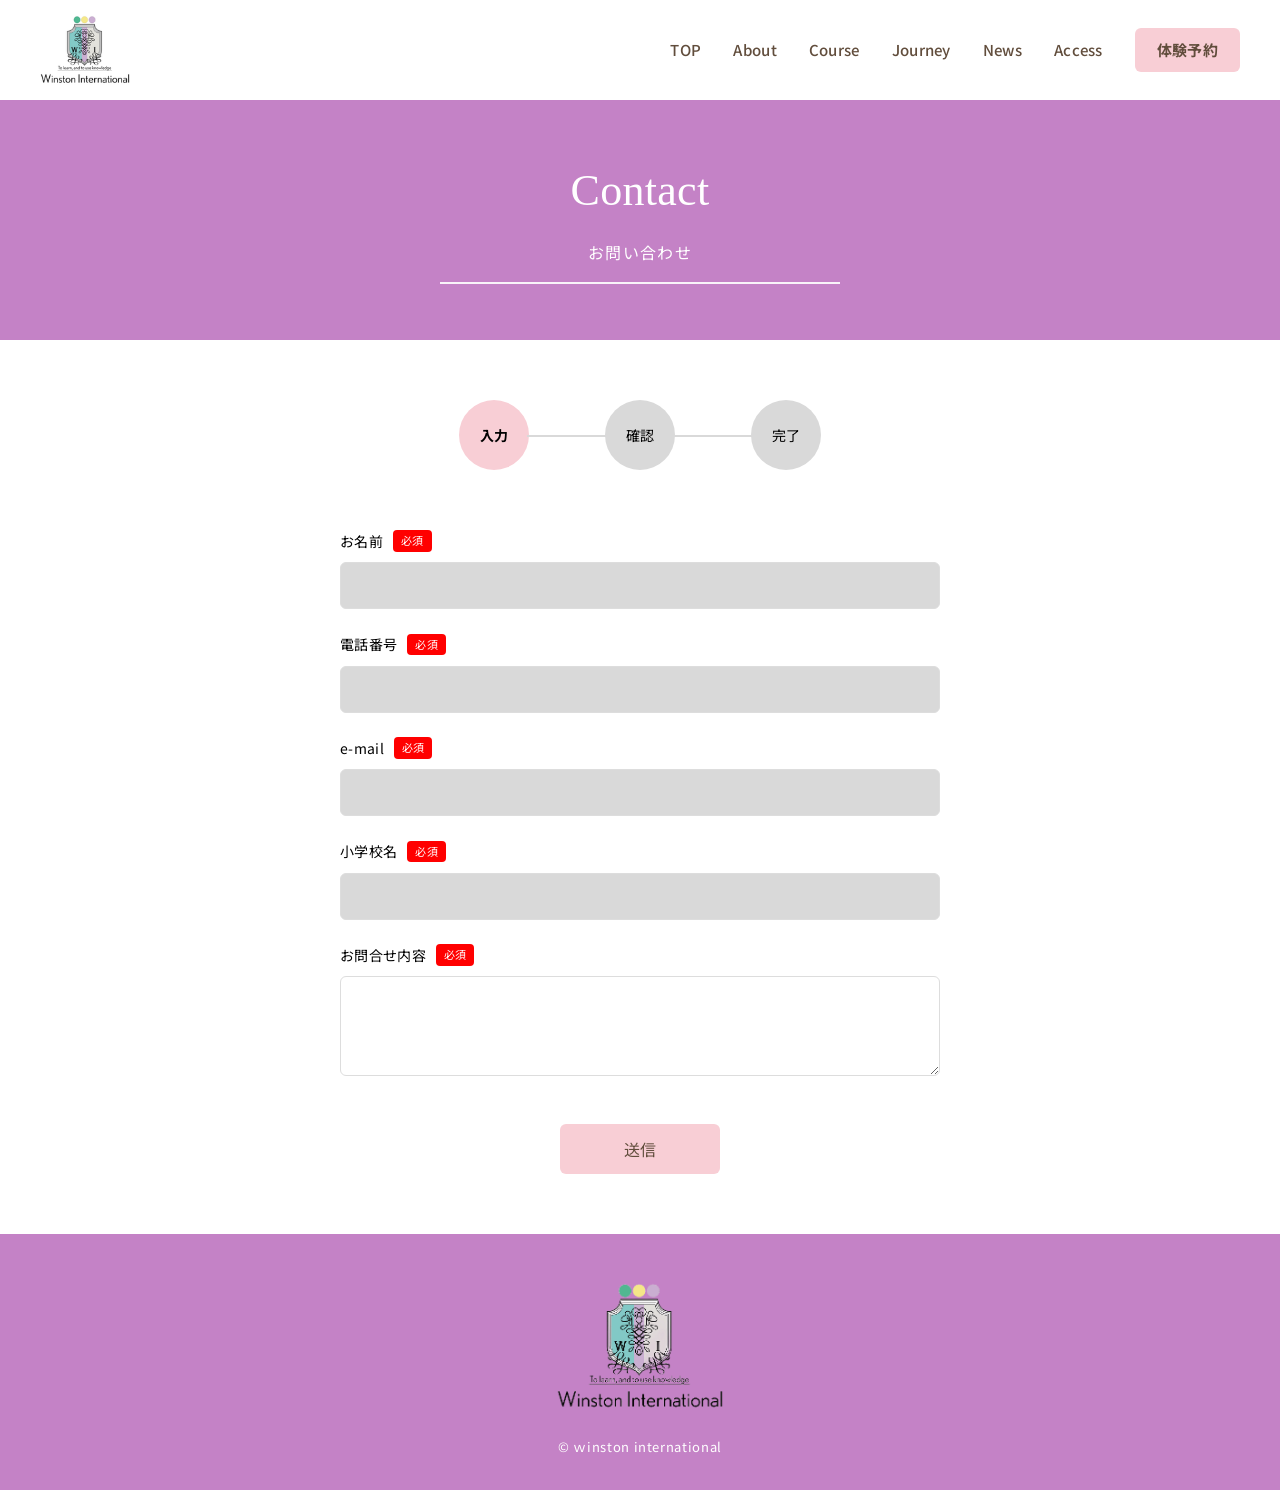
<file: coding/contact.html>
<!DOCTYPE html>
<html lang="ja">
<head>
<meta charset="UTF-8">
<meta name="viewport" content="width=device-width, initial-scale=1.0">
<meta http-equiv="X-UA-Compatible" content="ie=edge">
<title>Contact | Winston International</title>
<link rel="preconnect" href="https://fonts.googleapis.com">
<link rel="preconnect" href="https://fonts.gstatic.com" crossorigin>
<link href="https://fonts.googleapis.com/css2?family=Noto+Sans+JP:wght@400;500;700&display=swap" rel="stylesheet">
<link rel="stylesheet" href="./css/reset.css">
<link rel="stylesheet" href="./css/style.css">
</head>
<body class="l-hasBottomNav">
	<header class="header">
		<div class="header__inner">
			<h1 class="header__logo">
				<a href="index.html"><img src="img/b54bddda57772af5dc364b6a5953eb5bfe8803cc.png" alt="Winston International"></a>
			</h1>
			<nav class="header__nav">
				<ul class="header__list">
					<li class="header__item"><a href="index.html">TOP</a></li>
					<li class="header__item"><a href="about.html">About</a></li>
					<li class="header__item"><a href="course.html">Course</a></li>
					<li class="header__item"><a href="journey.html">Journey</a></li>
					<li class="header__item"><a href="news.html">News</a></li>
					<li class="header__item"><a href="access.html">Access</a></li>
					<li class="header__item header__item--cta"><a href="contact.html">体験予約</a></li>
				</ul>
			</nav>
			<button class="header__hamburger" aria-label="メニューを開く"><span></span><span></span><span></span></button>
		</div>
	</header>

	<div class="pageTitle">
		<span class="pageTitle__en">Contact</span>
		<span class="pageTitle__jp">お問い合わせ</span>
		<span class="pageTitle__rule"></span>
	</div>

	<main>
		<div class="steps">
			<div class="steps__step is-active"><div class="steps__circle">入力</div></div>
			<div class="steps__connector"></div>
			<div class="steps__step"><div class="steps__circle">確認</div></div>
			<div class="steps__connector"></div>
			<div class="steps__step"><div class="steps__circle">完了</div></div>
		</div>

		<form class="contactForm" action="contact-thanks.html" method="get">
			<div class="contactForm__field">
				<label>お名前 <span class="contactForm__badge">必須</span></label>
				<input type="text" name="name" required>
			</div>
			<div class="contactForm__field">
				<label>電話番号 <span class="contactForm__badge">必須</span></label>
				<input type="tel" name="tel" required>
			</div>
			<div class="contactForm__field">
				<label>e-mail <span class="contactForm__badge">必須</span></label>
				<input type="email" name="email" required>
			</div>
			<div class="contactForm__field">
				<label>小学校名 <span class="contactForm__badge">必須</span></label>
				<input type="text" name="school" required>
			</div>
			<div class="contactForm__field">
				<label>お問合せ内容 <span class="contactForm__badge">必須</span></label>
				<textarea name="message" required></textarea>
			</div>
			<div class="contactForm__submitRow">
				<button type="submit" class="contactForm__submit">送信</button>
			</div>
		</form>
	</main>

	<footer class="footer">
		<img class="footer__logo" src="img/38c959812c3885d58e4ab08fb189ace73b198ea6.png" alt="Winston International">
		<p class="footer__copy">© ｗinston international</p>
	</footer>

	<nav class="bottomNav">
		<a class="bottomNav__item" href="index.html">
			<svg viewBox="0 0 24 24" fill="none" stroke="currentColor" stroke-width="2"><path d="M3 11l9-7 9 7"/><path d="M5 10v10h14V10"/></svg>
			ホーム
		</a>
		<a class="bottomNav__item" href="course.html">
			<svg viewBox="0 0 24 24" fill="none" stroke="currentColor" stroke-width="2"><path d="M4 19.5A2.5 2.5 0 0 1 6.5 17H20"/><path d="M6.5 2H20v20H6.5A2.5 2.5 0 0 1 4 19.5v-15A2.5 2.5 0 0 1 6.5 2z"/></svg>
			コース
		</a>
		<a class="bottomNav__item" href="access.html">
			<svg viewBox="0 0 24 24" fill="none" stroke="currentColor" stroke-width="2"><path d="M12 22s7-6.5 7-12a7 7 0 1 0-14 0c0 5.5 7 12 7 12z"/><circle cx="12" cy="10" r="2.5"/></svg>
			アクセス
		</a>
		<a class="bottomNav__item is-active" href="contact.html">
			<svg viewBox="0 0 24 24" fill="none" stroke="currentColor" stroke-width="2"><rect x="3" y="5" width="18" height="16" rx="2"/><path d="M3 10h18M8 3v4M16 3v4"/><path d="M9 15l2 2 4-4"/></svg>
			体験予約
		</a>
	</nav>

</body>
</html>
</file>
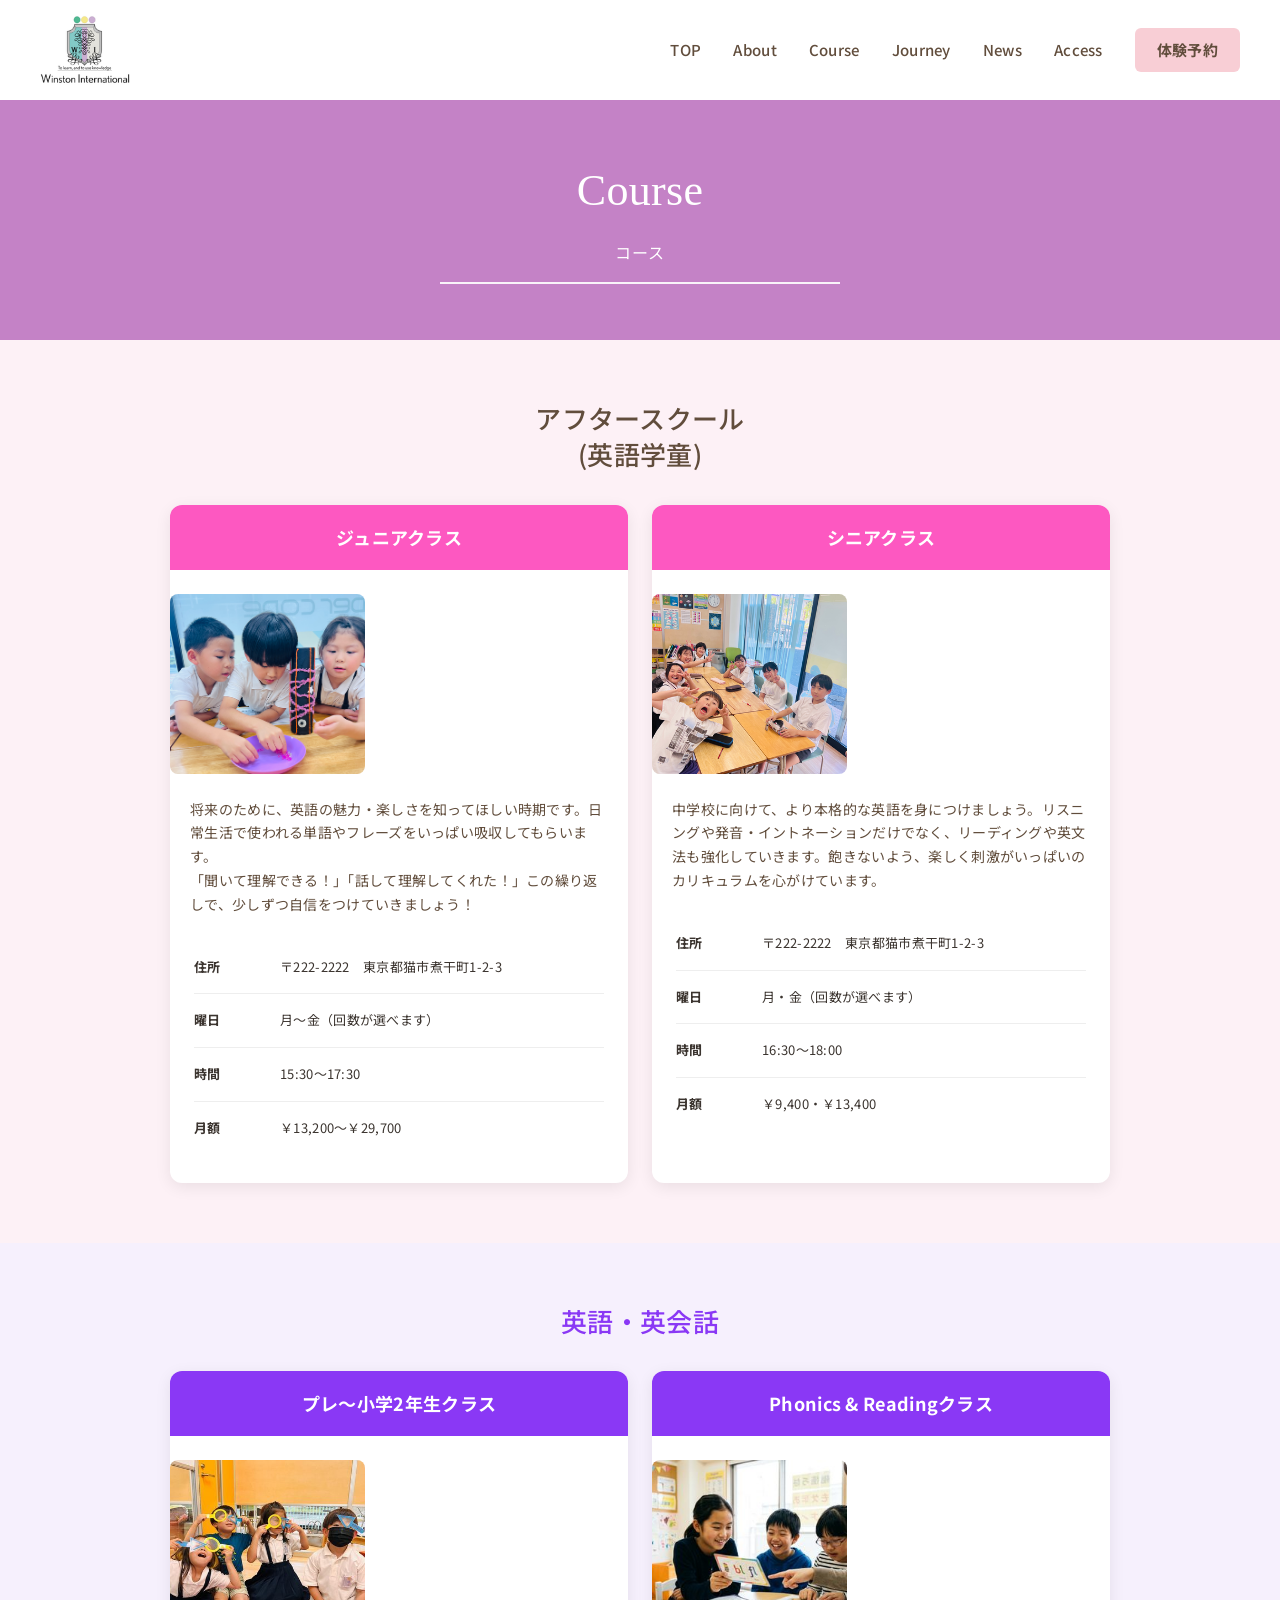
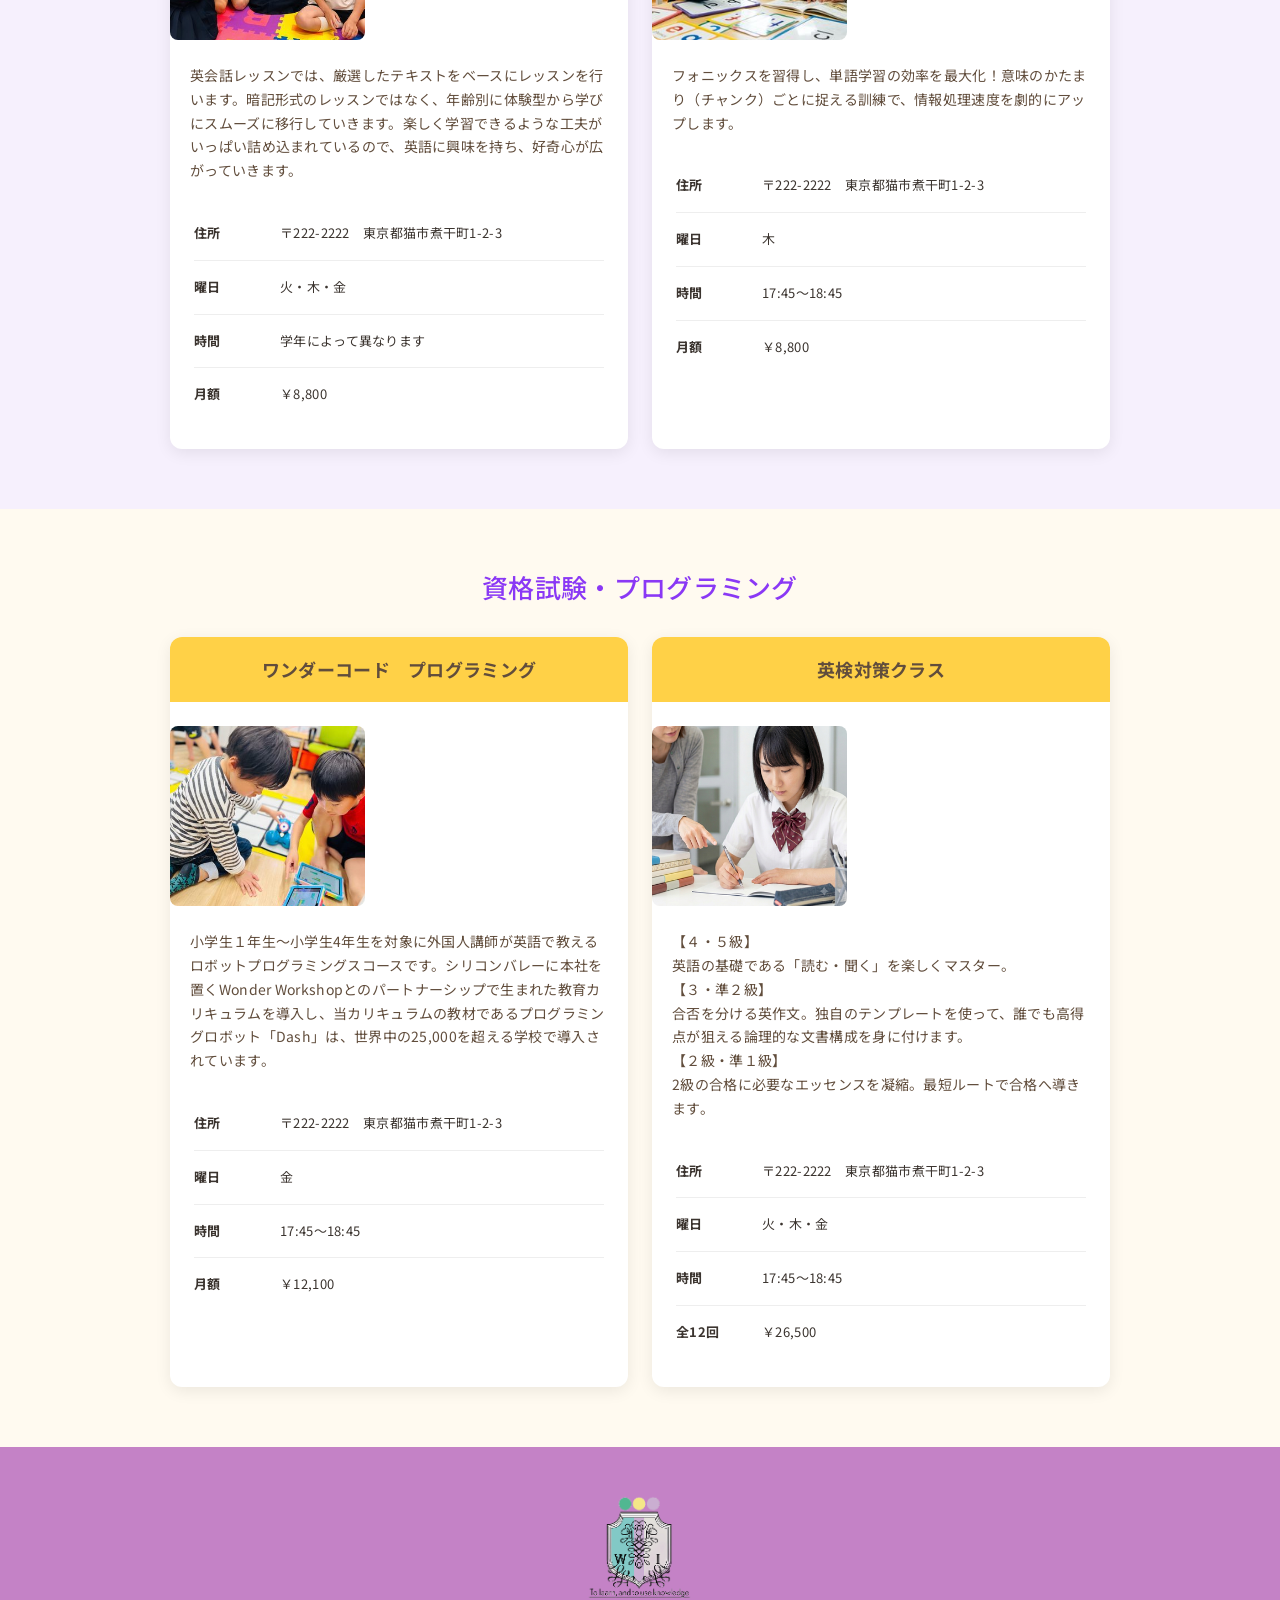
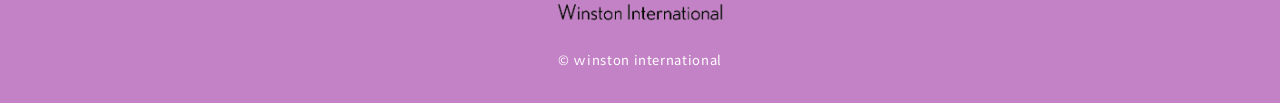
<file: coding/course.html>
<!DOCTYPE html>
<html lang="ja">
<head>
<meta charset="UTF-8">
<meta name="viewport" content="width=device-width, initial-scale=1.0">
<meta http-equiv="X-UA-Compatible" content="ie=edge">
<title>Course | Winston International</title>
<link rel="preconnect" href="https://fonts.googleapis.com">
<link rel="preconnect" href="https://fonts.gstatic.com" crossorigin>
<link href="https://fonts.googleapis.com/css2?family=Noto+Sans+JP:wght@400;500;700&display=swap" rel="stylesheet">
<link rel="stylesheet" href="./css/reset.css">
<link rel="stylesheet" href="./css/style.css">
</head>
<body class="l-hasBottomNav">
	<header class="header">
		<div class="header__inner">
			<h1 class="header__logo">
				<a href="index.html"><img src="img/b54bddda57772af5dc364b6a5953eb5bfe8803cc.png" alt="Winston International"></a>
			</h1>
			<nav class="header__nav">
				<ul class="header__list">
					<li class="header__item"><a href="index.html">TOP</a></li>
					<li class="header__item"><a href="about.html">About</a></li>
					<li class="header__item"><a href="course.html">Course</a></li>
					<li class="header__item"><a href="journey.html">Journey</a></li>
					<li class="header__item"><a href="news.html">News</a></li>
					<li class="header__item"><a href="access.html">Access</a></li>
					<li class="header__item header__item--cta"><a href="contact.html">体験予約</a></li>
				</ul>
			</nav>
			<button class="header__hamburger" aria-label="メニューを開く"><span></span><span></span><span></span></button>
		</div>
	</header>

	<div class="pageTitle">
		<span class="pageTitle__en">Course</span>
		<span class="pageTitle__jp">コース</span>
		<span class="pageTitle__rule"></span>
	</div>

	<main>
		<section class="lessonGroup lessonGroup--afterschool">
			<h2 class="lessonGroup__title">アフタースクール
(英語学童)</h2>
			<div class="lessonGroup__list">
				<div class="lessonCard">
					<div class="lessonCard__name">ジュニアクラス</div>
					<img class="lessonCard__image" src="img/a425509ac5e9d09652acefb36430903f2ecab2ed.png" alt="ジュニアクラス">
					<p class="lessonCard__desc">将来のために、英語の魅力・楽しさを知ってほしい時期です。日常生活で使われる単語やフレーズをいっぱい吸収してもらいます。
「聞いて理解できる！」「話して理解してくれた！」この繰り返しで、少しずつ自信をつけていきましょう！</p>
					<div class="lessonCard__table">
						<div class="lessonCard__row"><span class="lessonCard__label">住所</span><span class="lessonCard__value">〒222-2222　東京都猫市煮干町1-2-3</span></div>
						<div class="lessonCard__row"><span class="lessonCard__label">曜日</span><span class="lessonCard__value">月〜金（回数が選べます）</span></div>
						<div class="lessonCard__row"><span class="lessonCard__label">時間</span><span class="lessonCard__value">15:30〜17:30</span></div>
						<div class="lessonCard__row"><span class="lessonCard__label">月額</span><span class="lessonCard__value">￥13,200〜￥29,700</span></div>
					</div>
				</div>
				<div class="lessonCard">
					<div class="lessonCard__name">シニアクラス</div>
					<img class="lessonCard__image" src="img/148a8969597ea7b49e21fdd364ef25da42e95fff.png" alt="シニアクラス">
					<p class="lessonCard__desc">中学校に向けて、より本格的な英語を身につけましょう。リスニングや発音・イントネーションだけでなく、リーディングや英文法も強化していきます。飽きないよう、楽しく刺激がいっぱいのカリキュラムを心がけています。</p>
					<div class="lessonCard__table">
						<div class="lessonCard__row"><span class="lessonCard__label">住所</span><span class="lessonCard__value">〒222-2222　東京都猫市煮干町1-2-3</span></div>
						<div class="lessonCard__row"><span class="lessonCard__label">曜日</span><span class="lessonCard__value">月・金（回数が選べます）</span></div>
						<div class="lessonCard__row"><span class="lessonCard__label">時間</span><span class="lessonCard__value">16:30〜18:00</span></div>
						<div class="lessonCard__row"><span class="lessonCard__label">月額</span><span class="lessonCard__value">￥9,400・￥13,400</span></div>
					</div>
				</div>
			</div>
		</section>

		<section class="lessonGroup lessonGroup--english">
			<h2 class="lessonGroup__title">英語・英会話</h2>
			<div class="lessonGroup__list">
				<div class="lessonCard">
					<div class="lessonCard__name">プレ～小学2年生クラス</div>
					<img class="lessonCard__image" src="img/44f879ebe378d267b8785768a98b1690f9281f1f.jpg" alt="プレ～小学2年生クラス">
					<p class="lessonCard__desc">英会話レッスンでは、厳選したテキストをベースにレッスンを行います。暗記形式のレッスンではなく、年齢別に体験型から学びにスムーズに移行していきます。楽しく学習できるような工夫がいっぱい詰め込まれているので、英語に興味を持ち、好奇心が広がっていきます。</p>
					<div class="lessonCard__table">
						<div class="lessonCard__row"><span class="lessonCard__label">住所</span><span class="lessonCard__value">〒222-2222　東京都猫市煮干町1-2-3</span></div>
						<div class="lessonCard__row"><span class="lessonCard__label">曜日</span><span class="lessonCard__value">火・木・金</span></div>
						<div class="lessonCard__row"><span class="lessonCard__label">時間</span><span class="lessonCard__value">学年によって異なります</span></div>
						<div class="lessonCard__row"><span class="lessonCard__label">月額</span><span class="lessonCard__value">￥8,800</span></div>
					</div>
				</div>
				<div class="lessonCard">
					<div class="lessonCard__name">Phonics &amp; Readingクラス</div>
					<img class="lessonCard__image" src="img/862a1fbefa7be8b436c89e77a72d71f9e7b45b3a.jpg" alt="Phonics & Readingクラス">
					<p class="lessonCard__desc">フォニックスを習得し、単語学習の効率を最大化！意味のかたまり（チャンク）ごとに捉える訓練で、情報処理速度を劇的にアップします。</p>
					<div class="lessonCard__table">
						<div class="lessonCard__row"><span class="lessonCard__label">住所</span><span class="lessonCard__value">〒222-2222　東京都猫市煮干町1-2-3</span></div>
						<div class="lessonCard__row"><span class="lessonCard__label">曜日</span><span class="lessonCard__value">木</span></div>
						<div class="lessonCard__row"><span class="lessonCard__label">時間</span><span class="lessonCard__value">17:45〜18:45</span></div>
						<div class="lessonCard__row"><span class="lessonCard__label">月額</span><span class="lessonCard__value">￥8,800</span></div>
					</div>
				</div>
			</div>
		</section>

		<section class="lessonGroup lessonGroup--programming">
			<h2 class="lessonGroup__title">資格試験・プログラミング</h2>
			<div class="lessonGroup__list">
				<div class="lessonCard">
					<div class="lessonCard__name">ワンダーコード　プログラミング</div>
					<img class="lessonCard__image" src="img/86326959250cf57e91ef5e0228a1f2c96ce2568c.jpg" alt="ワンダーコード プログラミング">
					<p class="lessonCard__desc">小学生１年生〜小学生4年生を対象に外国人講師が英語で教えるロボットプログラミングスコースです。シリコンバレーに本社を置くWonder Workshopとのパートナーシップで生まれた教育カリキュラムを導入し、当カリキュラムの教材であるプログラミングロボット「Dash」は、世界中の25,000を超える学校で導入されています。</p>
					<div class="lessonCard__table">
						<div class="lessonCard__row"><span class="lessonCard__label">住所</span><span class="lessonCard__value">〒222-2222　東京都猫市煮干町1-2-3</span></div>
						<div class="lessonCard__row"><span class="lessonCard__label">曜日</span><span class="lessonCard__value">金</span></div>
						<div class="lessonCard__row"><span class="lessonCard__label">時間</span><span class="lessonCard__value">17:45〜18:45</span></div>
						<div class="lessonCard__row"><span class="lessonCard__label">月額</span><span class="lessonCard__value">￥12,100</span></div>
					</div>
				</div>
				<div class="lessonCard">
					<div class="lessonCard__name">英検対策クラス</div>
					<img class="lessonCard__image" src="img/93000658eb2c3dfbf9f803228738dd275d1c2b94.png" alt="英検対策クラス">
					<p class="lessonCard__desc">【４・５級】
英語の基礎である「読む・聞く」を楽しくマスター。
【３・準２級】
合否を分ける英作文。独自のテンプレートを使って、誰でも高得点が狙える論理的な文書構成を身に付けます。
【２級・準１級】
2級の合格に必要なエッセンスを凝縮。最短ルートで合格へ導きます。</p>
					<div class="lessonCard__table">
						<div class="lessonCard__row"><span class="lessonCard__label">住所</span><span class="lessonCard__value">〒222-2222　東京都猫市煮干町1-2-3</span></div>
						<div class="lessonCard__row"><span class="lessonCard__label">曜日</span><span class="lessonCard__value">火・木・金</span></div>
						<div class="lessonCard__row"><span class="lessonCard__label">時間</span><span class="lessonCard__value">17:45〜18:45</span></div>
						<div class="lessonCard__row"><span class="lessonCard__label">全12回</span><span class="lessonCard__value">￥26,500</span></div>
					</div>
				</div>
			</div>
		</section>
	</main>

	<footer class="footer">
		<img class="footer__logo" src="img/38c959812c3885d58e4ab08fb189ace73b198ea6.png" alt="Winston International">
		<p class="footer__copy">© ｗinston international</p>
	</footer>

	<nav class="bottomNav">
		<a class="bottomNav__item" href="index.html">
			<svg viewBox="0 0 24 24" fill="none" stroke="currentColor" stroke-width="2"><path d="M3 11l9-7 9 7"/><path d="M5 10v10h14V10"/></svg>
			ホーム
		</a>
		<a class="bottomNav__item is-active" href="course.html">
			<svg viewBox="0 0 24 24" fill="none" stroke="currentColor" stroke-width="2"><path d="M4 19.5A2.5 2.5 0 0 1 6.5 17H20"/><path d="M6.5 2H20v20H6.5A2.5 2.5 0 0 1 4 19.5v-15A2.5 2.5 0 0 1 6.5 2z"/></svg>
			コース
		</a>
		<a class="bottomNav__item" href="access.html">
			<svg viewBox="0 0 24 24" fill="none" stroke="currentColor" stroke-width="2"><path d="M12 22s7-6.5 7-12a7 7 0 1 0-14 0c0 5.5 7 12 7 12z"/><circle cx="12" cy="10" r="2.5"/></svg>
			アクセス
		</a>
		<a class="bottomNav__item" href="contact.html">
			<svg viewBox="0 0 24 24" fill="none" stroke="currentColor" stroke-width="2"><rect x="3" y="5" width="18" height="16" rx="2"/><path d="M3 10h18M8 3v4M16 3v4"/><path d="M9 15l2 2 4-4"/></svg>
			体験予約
		</a>
	</nav>

</body>
</html>
</file>
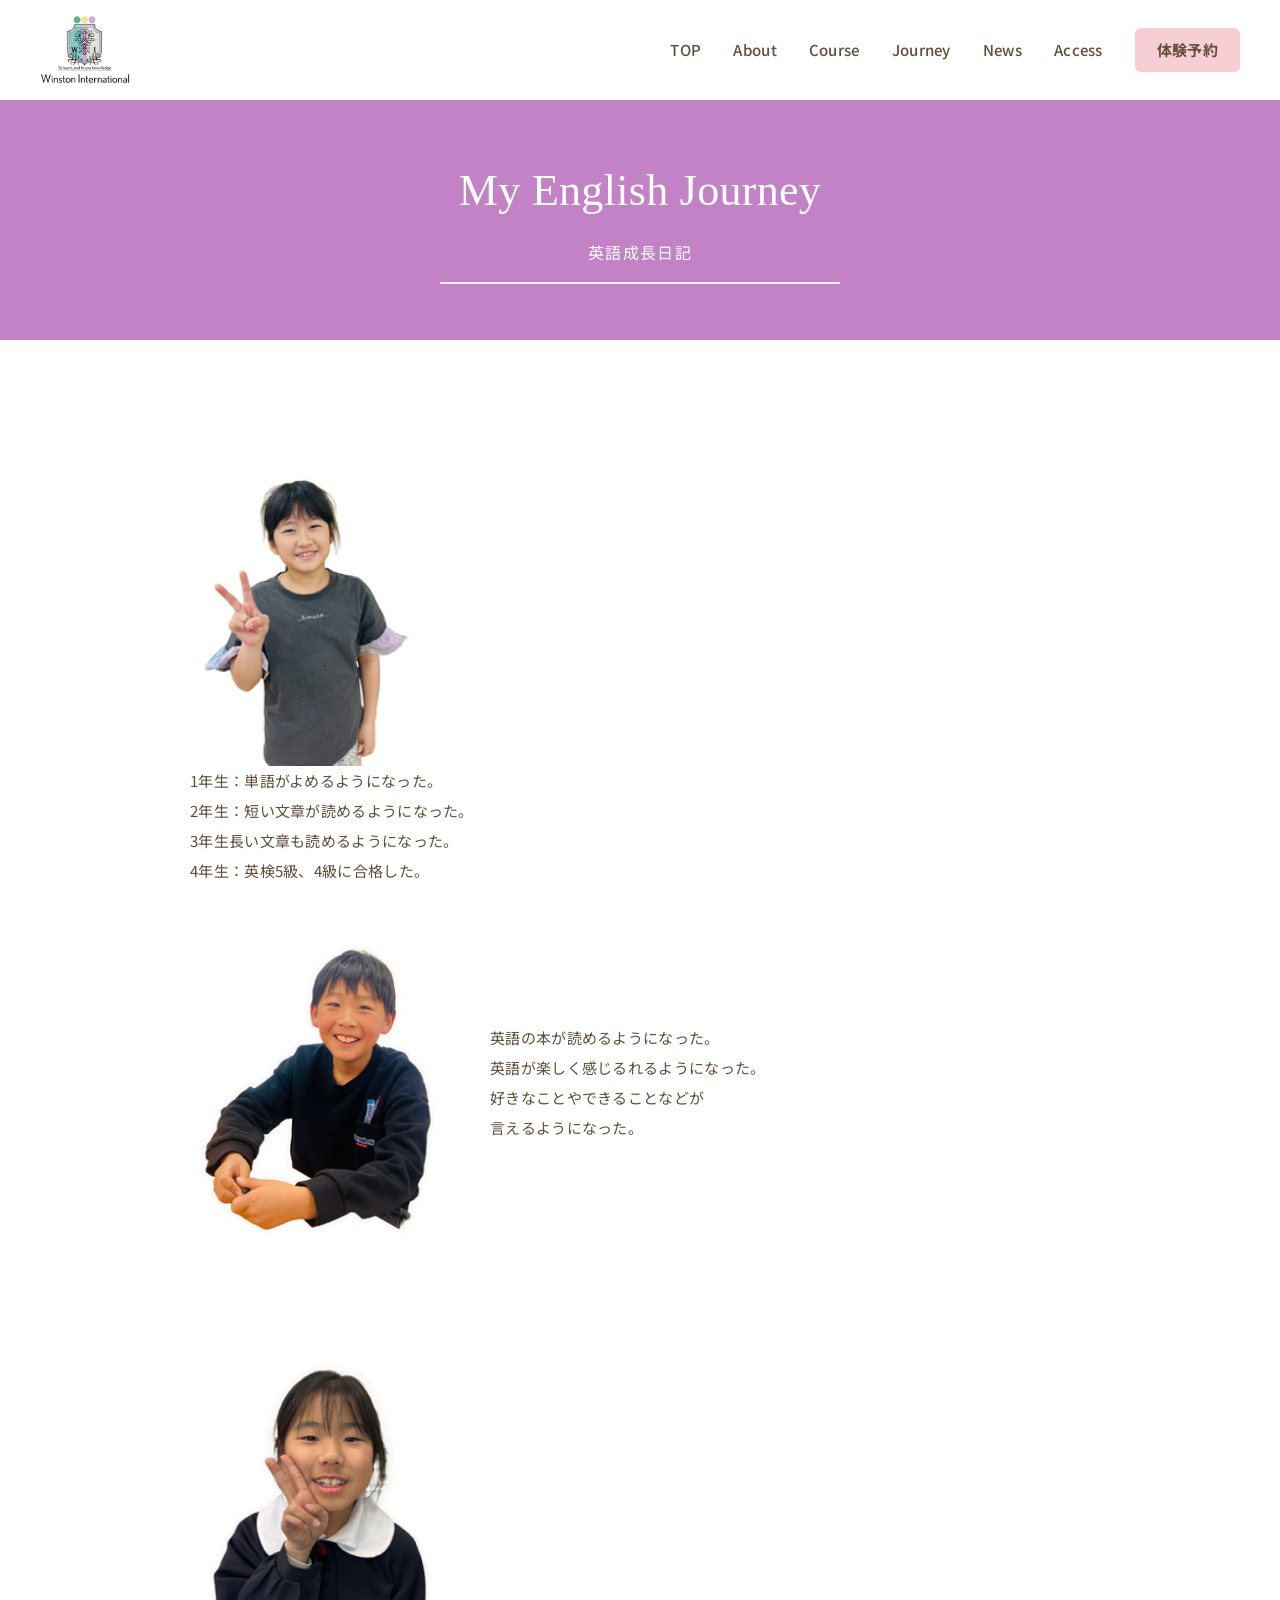
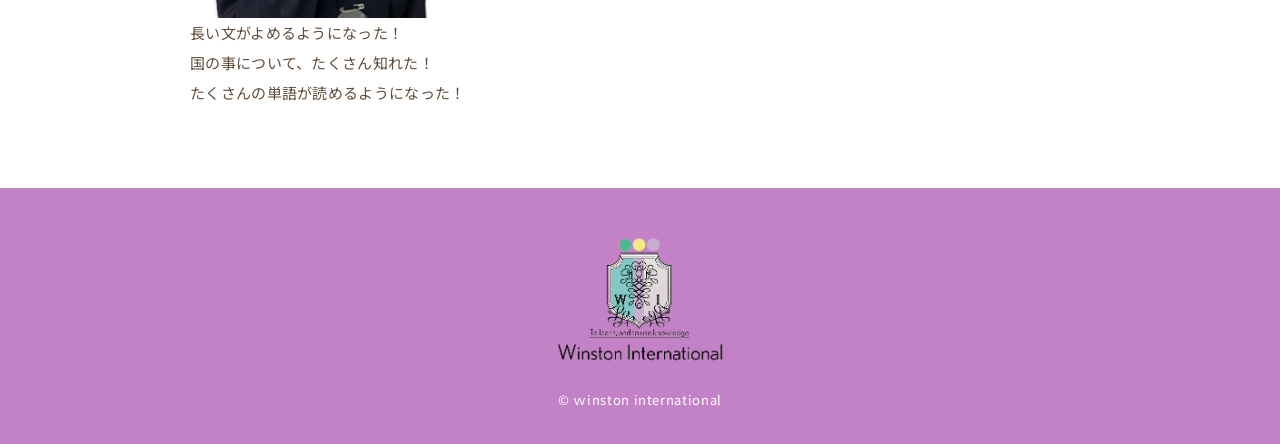
<file: coding/journey.html>
<!DOCTYPE html>
<html lang="ja">
<head>
<meta charset="UTF-8">
<meta name="viewport" content="width=device-width, initial-scale=1.0">
<meta http-equiv="X-UA-Compatible" content="ie=edge">
<title>My English Journey | Winston International</title>
<link rel="preconnect" href="https://fonts.googleapis.com">
<link rel="preconnect" href="https://fonts.gstatic.com" crossorigin>
<link href="https://fonts.googleapis.com/css2?family=Noto+Sans+JP:wght@400;500;700&display=swap" rel="stylesheet">
<link rel="stylesheet" href="./css/reset.css">
<link rel="stylesheet" href="./css/style.css">
</head>
<body class="l-hasBottomNav">
	<header class="header">
		<div class="header__inner">
			<h1 class="header__logo">
				<a href="index.html"><img src="img/b54bddda57772af5dc364b6a5953eb5bfe8803cc.png" alt="Winston International"></a>
			</h1>
			<nav class="header__nav">
				<ul class="header__list">
					<li class="header__item"><a href="index.html">TOP</a></li>
					<li class="header__item"><a href="about.html">About</a></li>
					<li class="header__item"><a href="course.html">Course</a></li>
					<li class="header__item"><a href="journey.html">Journey</a></li>
					<li class="header__item"><a href="news.html">News</a></li>
					<li class="header__item"><a href="access.html">Access</a></li>
					<li class="header__item header__item--cta"><a href="contact.html">体験予約</a></li>
				</ul>
			</nav>
			<button class="header__hamburger" aria-label="メニューを開く"><span></span><span></span><span></span></button>
		</div>
	</header>

	<div class="pageTitle">
		<span class="pageTitle__en">My English Journey</span>
		<span class="pageTitle__jp">英語成長日記</span>
		<span class="pageTitle__rule"></span>
	</div>

	<main>
		<section class="journey">
			<div class="container">
				<div class="journey__list">
					<article class="journey__item--reverse">
						<img class="journey__image" src="img/caf685f377a222757e097b0acd11451475cbc554.png" alt="生徒 みわ">
						<p class="journey__text">1年生：単語がよめるようになった。
2年生：短い文章が読めるようになった。
3年生長い文章も読めるようになった。
4年生：英検5級、4級に合格した。</p>
					</article>
					<article class="journey__item">
						<img class="journey__image" src="img/f9e1697cc3a0415f88d17ed3dd6d38b1acb55c4f.png" alt="生徒 あらた">
						<p class="journey__text">英語の本が読めるようになった。
英語が楽しく感じるれるようになった。
好きなことやできることなどが
言えるようになった。</p>
					</article>
					<article class="journey__item--reverse">
						<img class="journey__image" src="img/a5246e09b3118848334379b5e3a22e4451b2cd35.png" alt="生徒 あやか">
						<p class="journey__text">長い文がよめるようになった！
国の事について、たくさん知れた！
たくさんの単語が読めるようになった！</p>
					</article>
				</div>
			</div>
		</section>
	</main>

	<footer class="footer">
		<img class="footer__logo" src="img/38c959812c3885d58e4ab08fb189ace73b198ea6.png" alt="Winston International">
		<p class="footer__copy">© ｗinston international</p>
	</footer>

	<nav class="bottomNav">
		<a class="bottomNav__item" href="index.html">
			<svg viewBox="0 0 24 24" fill="none" stroke="currentColor" stroke-width="2"><path d="M3 11l9-7 9 7"/><path d="M5 10v10h14V10"/></svg>
			ホーム
		</a>
		<a class="bottomNav__item" href="course.html">
			<svg viewBox="0 0 24 24" fill="none" stroke="currentColor" stroke-width="2"><path d="M4 19.5A2.5 2.5 0 0 1 6.5 17H20"/><path d="M6.5 2H20v20H6.5A2.5 2.5 0 0 1 4 19.5v-15A2.5 2.5 0 0 1 6.5 2z"/></svg>
			コース
		</a>
		<a class="bottomNav__item" href="access.html">
			<svg viewBox="0 0 24 24" fill="none" stroke="currentColor" stroke-width="2"><path d="M12 22s7-6.5 7-12a7 7 0 1 0-14 0c0 5.5 7 12 7 12z"/><circle cx="12" cy="10" r="2.5"/></svg>
			アクセス
		</a>
		<a class="bottomNav__item" href="contact.html">
			<svg viewBox="0 0 24 24" fill="none" stroke="currentColor" stroke-width="2"><rect x="3" y="5" width="18" height="16" rx="2"/><path d="M3 10h18M8 3v4M16 3v4"/><path d="M9 15l2 2 4-4"/></svg>
			体験予約
		</a>
	</nav>

</body>
</html>
</file>
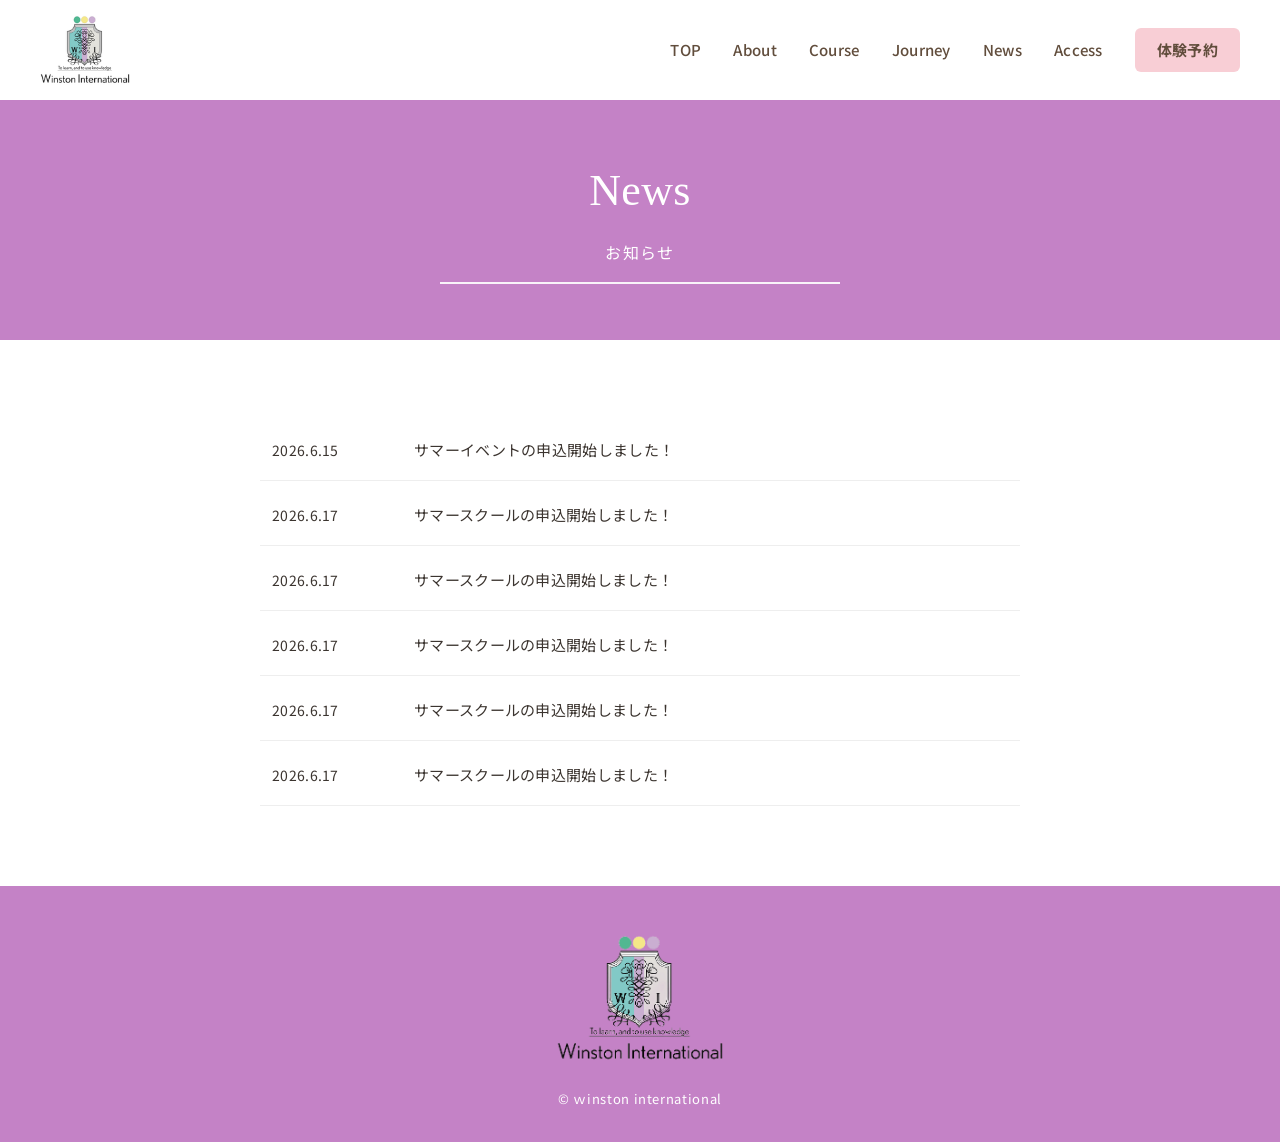
<file: coding/news.html>
<!DOCTYPE html>
<html lang="ja">
<head>
<meta charset="UTF-8">
<meta name="viewport" content="width=device-width, initial-scale=1.0">
<meta http-equiv="X-UA-Compatible" content="ie=edge">
<title>News | Winston International</title>
<link rel="preconnect" href="https://fonts.googleapis.com">
<link rel="preconnect" href="https://fonts.gstatic.com" crossorigin>
<link href="https://fonts.googleapis.com/css2?family=Noto+Sans+JP:wght@400;500;700&display=swap" rel="stylesheet">
<link rel="stylesheet" href="./css/reset.css">
<link rel="stylesheet" href="./css/style.css">
</head>
<body class="l-hasBottomNav">
	<header class="header">
		<div class="header__inner">
			<h1 class="header__logo">
				<a href="index.html"><img src="img/b54bddda57772af5dc364b6a5953eb5bfe8803cc.png" alt="Winston International"></a>
			</h1>
			<nav class="header__nav">
				<ul class="header__list">
					<li class="header__item"><a href="index.html">TOP</a></li>
					<li class="header__item"><a href="about.html">About</a></li>
					<li class="header__item"><a href="course.html">Course</a></li>
					<li class="header__item"><a href="journey.html">Journey</a></li>
					<li class="header__item"><a href="news.html">News</a></li>
					<li class="header__item"><a href="access.html">Access</a></li>
					<li class="header__item header__item--cta"><a href="contact.html">体験予約</a></li>
				</ul>
			</nav>
			<button class="header__hamburger" aria-label="メニューを開く"><span></span><span></span><span></span></button>
		</div>
	</header>

	<div class="pageTitle">
		<span class="pageTitle__en">News</span>
		<span class="pageTitle__jp">お知らせ</span>
		<span class="pageTitle__rule"></span>
	</div>

	<main>
		<section class="news">
			<div class="container">
				<ul class="news__list">
					<li class="news__item"><span class="news__date">2026.6.15</span><p class="news__text">サマーイベントの申込開始しました！</p></li>
					<li class="news__item"><span class="news__date">2026.6.17</span><p class="news__text">サマースクールの申込開始しました！</p></li>
					<li class="news__item"><span class="news__date">2026.6.17</span><p class="news__text">サマースクールの申込開始しました！</p></li>
					<li class="news__item"><span class="news__date">2026.6.17</span><p class="news__text">サマースクールの申込開始しました！</p></li>
					<li class="news__item"><span class="news__date">2026.6.17</span><p class="news__text">サマースクールの申込開始しました！</p></li>
					<li class="news__item"><span class="news__date">2026.6.17</span><p class="news__text">サマースクールの申込開始しました！</p></li>
				</ul>
			</div>
		</section>
	</main>

	<footer class="footer">
		<img class="footer__logo" src="img/38c959812c3885d58e4ab08fb189ace73b198ea6.png" alt="Winston International">
		<p class="footer__copy">© ｗinston international</p>
	</footer>

	<nav class="bottomNav">
		<a class="bottomNav__item" href="index.html">
			<svg viewBox="0 0 24 24" fill="none" stroke="currentColor" stroke-width="2"><path d="M3 11l9-7 9 7"/><path d="M5 10v10h14V10"/></svg>
			ホーム
		</a>
		<a class="bottomNav__item" href="course.html">
			<svg viewBox="0 0 24 24" fill="none" stroke="currentColor" stroke-width="2"><path d="M4 19.5A2.5 2.5 0 0 1 6.5 17H20"/><path d="M6.5 2H20v20H6.5A2.5 2.5 0 0 1 4 19.5v-15A2.5 2.5 0 0 1 6.5 2z"/></svg>
			コース
		</a>
		<a class="bottomNav__item" href="access.html">
			<svg viewBox="0 0 24 24" fill="none" stroke="currentColor" stroke-width="2"><path d="M12 22s7-6.5 7-12a7 7 0 1 0-14 0c0 5.5 7 12 7 12z"/><circle cx="12" cy="10" r="2.5"/></svg>
			アクセス
		</a>
		<a class="bottomNav__item" href="contact.html">
			<svg viewBox="0 0 24 24" fill="none" stroke="currentColor" stroke-width="2"><rect x="3" y="5" width="18" height="16" rx="2"/><path d="M3 10h18M8 3v4M16 3v4"/><path d="M9 15l2 2 4-4"/></svg>
			体験予約
		</a>
	</nav>

</body>
</html>
</file>
<file: coding/css/style.css>
@charset "UTF-8";
/* --------------------------------------------------------
    ベース設定
-------------------------------------------------------- */
*,
*::before,
*::after {
  box-sizing: border-box;
}

html {
  font-size: 62.5%;
}

body {
  color: #614D3C;
  font-weight: normal;
  font-family: "Noto Sans JP", "Hiragino Kaku Gothic ProN", "ヒラギノ角ゴ ProN W3", sans-serif;
  line-height: 1.6;
  background-color: #ffffff;
  overflow-x: hidden;
  letter-spacing: 0.03em;
}

p {
  line-height: 1.8;
}

img {
  max-width: 100%;
  height: auto;
  vertical-align: middle;
}

a {
  text-decoration: none;
  display: inline-block;
  color: inherit;
}
a:hover {
  opacity: 0.7;
  transition: 0.3s;
}

ul {
  list-style: none;
}

/* --------------------------------------------------------
    ページレイアウト
-------------------------------------------------------- */
.container {
  display: block;
  width: 100%;
  max-width: 980px;
  margin-left: auto;
  margin-right: auto;
}
@media screen and (max-width: 1024px) {
  .container {
    padding-left: 20px;
    padding-right: 20px;
  }
}
@media screen and (max-width: 768px) {
  .container {
    padding-left: 16px;
    padding-right: 16px;
  }
}

/* --------------------------------------------------------
    共通パーツ
-------------------------------------------------------- */
.blockTitle {
  text-align: center;
  margin: 0 0 40px;
}
.blockTitle__en {
  display: block;
  font-family: Georgia, "Times New Roman", serif;
  font-size: 4rem;
  font-weight: 500;
  color: #614D3C;
  line-height: 1.2;
}
.blockTitle__jp {
  display: block;
  font-size: 1.5rem;
  color: #3B342F;
  margin-top: 10px;
  letter-spacing: 0.08em;
}
.blockTitle__rule {
  display: block;
  width: 100%;
  max-width: 361px;
  height: 2px;
  margin: 20px auto 0;
  background: #EB6A35;
}
.blockTitle--sage .blockTitle__rule {
  background: #8F9E8B;
}
@media screen and (max-width: 768px) {
  .blockTitle__en {
    font-size: 2.8rem;
  }
  .blockTitle__jp {
    font-size: 1.3rem;
  }
  .blockTitle {
    margin-bottom: 24px;
  }
}

.subheading {
  text-align: center;
  font-family: "Roboto", sans-serif;
  font-size: 3rem;
  color: #737070;
  margin: 0 0 32px;
}
@media screen and (max-width: 768px) {
  .subheading {
    font-size: 2.2rem;
    margin-bottom: 20px;
  }
}

.readMore {
  display: block;
  width: fit-content;
  margin: 32px auto 0;
  font-size: 1.4rem;
  color: #F8CED5;
  position: relative;
  padding-bottom: 18px;
  font-weight: 500;
}
.readMore::after {
  content: "";
  position: absolute;
  left: 50%;
  bottom: 0;
  width: 16px;
  height: 16px;
  transform: translateX(-50%) rotate(45deg);
  border-right: 2px solid #614D3C;
  border-bottom: 2px solid #614D3C;
}

.leaf {
  position: absolute;
  pointer-events: none;
}

.pageTitle {
  background: #C482C6;
  color: #ffffff;
  text-align: center;
  padding: 56px 20px;
}
.pageTitle__en {
  display: block;
  font-family: Georgia, "Times New Roman", serif;
  font-size: 4.4rem;
  font-weight: 500;
}
.pageTitle__jp {
  display: block;
  font-size: 1.6rem;
  margin-top: 14px;
  letter-spacing: 0.08em;
}
.pageTitle__rule {
  display: block;
  width: 100%;
  max-width: 400px;
  height: 2px;
  margin: 16px auto 0;
  background: rgba(255, 255, 255, 0.9);
}
@media screen and (max-width: 768px) {
  .pageTitle {
    padding: 32px 20px 26px;
  }
  .pageTitle__en {
    font-size: 3rem;
  }
  .pageTitle__jp {
    font-size: 1.3rem;
  }
}

/* --------------------------------------------------------
    ヘッダー
-------------------------------------------------------- */
.header {
  position: sticky;
  top: 0;
  z-index: 100;
  background: #ffffff;
}
.header__inner {
  display: flex;
  align-items: center;
  justify-content: space-between;
  height: 100px;
  padding: 0 40px;
}
.header__logo img {
  width: 90px;
  height: auto;
}
.header__nav {
  display: block;
}
.header__list {
  display: flex;
  align-items: center;
  gap: 32px;
}
.header__item a {
  font-size: 1.5rem;
  font-weight: 500;
  color: #614D3C;
}
.header__item--cta a {
  background: #F8CED5;
  color: #614D3C;
  padding: 10px 22px;
  border-radius: 6px;
  font-weight: 700;
}
.header__hamburger {
  display: none;
  width: 32px;
  flex-direction: column;
  gap: 9px;
  background: none;
  border: none;
  cursor: pointer;
  padding: 6px 0;
}
.header__hamburger span {
  display: block;
  height: 2px;
  background: #614D3C;
  border-radius: 1px;
}
@media screen and (max-width: 1024px) {
  .header__inner {
    padding: 0 20px;
  }
  .header__list {
    gap: 18px;
  }
  .header__item a {
    font-size: 1.3rem;
  }
}
@media screen and (max-width: 768px) {
  .header__inner {
    height: 70px;
    padding: 0 16px;
  }
  .header__logo img {
    width: 63px;
  }
  .header__nav {
    display: none;
  }
  .header__hamburger {
    display: flex;
  }
}

/* --------------------------------------------------------
    フッター／ボトムナビ
-------------------------------------------------------- */
.footer {
  background: #C482C6;
  text-align: center;
  padding: 48px 20px 32px;
}
.footer__logo {
  width: 168px;
  margin: 0 auto 24px;
}
.footer__copy {
  margin: 0;
  font-size: 1.3rem;
  color: #ffffff;
  letter-spacing: 0.05em;
}

.bottomNav {
  display: none;
}
@media screen and (max-width: 768px) {
  .bottomNav {
    display: flex;
    position: fixed;
    left: 0;
    bottom: 0;
    width: 100%;
    background: #F7EFE0;
    z-index: 90;
    box-shadow: 0 -2px 8px rgba(0, 0, 0, 0.08);
  }
  .bottomNav__item {
    flex: 1;
    display: flex;
    flex-direction: column;
    align-items: center;
    justify-content: center;
    gap: 4px;
    padding: 11px 0;
    color: #614D3C;
    font-size: 1rem;
  }
  .bottomNav__item svg {
    width: 24px;
    height: 24px;
  }
  .bottomNav__item.is-active {
    background: #D9D9D9;
  }
  .l-hasBottomNav {
    padding-bottom: 65px;
  }
}

/* --------------------------------------------------------
    TOP: mv（メインビジュアル）
-------------------------------------------------------- */
.mv {
  position: relative;
  height: 56vh;
  max-height: 620px;
  min-height: 340px;
  overflow: hidden;
}
.mv__image {
  width: 100%;
  height: 100%;
  display: block;
  object-fit: cover;
  object-position: center 25%;
}
.mv__cta {
  position: relative;
  z-index: 2;
  margin: -90px auto 0;
  width: 60%;
  max-width: 560px;
  border-radius: 16px;
  box-shadow: 0 10px 30px rgba(0, 0, 0, 0.18);
}
@media screen and (max-width: 1024px) {
  .mv__cta {
    width: 76%;
  }
}
@media screen and (max-width: 768px) {
  .mv {
    height: auto;
    max-height: none;
    min-height: 0;
  }
  .mv__image {
    height: auto;
    object-fit: initial;
  }
  .mv__cta {
    width: 88%;
    margin-top: -16vw;
    border-radius: 12px;
  }
}

/* --------------------------------------------------------
    TOP: news（お知らせセクション）
-------------------------------------------------------- */
.news {
  position: relative;
  padding: 80px 0;
}
.news__list {
  max-width: 760px;
  margin: 0 auto;
  display: flex;
  flex-direction: column;
  gap: 4px;
}
.news__item {
  display: flex;
  align-items: baseline;
  gap: 32px;
  padding: 18px 12px;
  border-bottom: 1px solid #eee;
}
.news__date {
  font-size: 1.4rem;
  color: #3B342F;
  white-space: nowrap;
  width: 110px;
  flex-shrink: 0;
}
.news__text {
  margin: 0;
  font-size: 1.5rem;
  color: #3B342F;
  line-height: 1.6;
}
@media screen and (max-width: 768px) {
  .news {
    padding: 40px 16px;
  }
  .news__item {
    gap: 16px;
  }
  .news__date {
    width: auto;
  }
}

/* --------------------------------------------------------
    共通: journey（英語成長日記カード）
-------------------------------------------------------- */
.journey {
  position: relative;
  padding: 80px 0;
}
.journey__list {
  max-width: 900px;
  margin: 0 auto;
  display: flex;
  flex-direction: column;
  gap: 40px;
}
.journey__item {
  display: flex;
  align-items: center;
  gap: 40px;
}
.journey__item--reverse {
  flex-direction: row-reverse;
}
.journey__image {
  width: 32%;
  max-width: 260px;
  object-fit: cover;
  border-radius: 12px;
  flex-shrink: 0;
}
.journey__text {
  margin: 0;
  font-size: 1.5rem;
  line-height: 2;
  color: #614D3C;
  white-space: pre-line;
}
@media screen and (max-width: 1024px) {
  .journey__item {
    gap: 20px;
  }
}
@media screen and (max-width: 768px) {
  .journey {
    padding: 40px 16px;
  }
  .journey__list {
    gap: 20px;
  }
  .journey__item, .journey__item--reverse {
    flex-direction: row;
    align-items: stretch;
    gap: 14px;
    background: #ffffff;
    box-shadow: 0 2px 10px rgba(0, 0, 0, 0.06);
    border-radius: 12px;
    padding: 12px;
  }
  .journey__item--reverse {
    flex-direction: row-reverse;
  }
  .journey__image {
    width: 38%;
    max-width: 135px;
  }
  .journey__text {
    font-size: 1.3rem;
    align-self: center;
  }
}

/* --------------------------------------------------------
    TOP/course: course（コースセクション）
-------------------------------------------------------- */
.course {
  position: relative;
  padding: 80px 0;
}
.course__grid {
  display: grid;
  grid-template-columns: repeat(3, 1fr);
  gap: 24px;
}
.course__card {
  position: relative;
  border-radius: 10px;
  overflow: hidden;
  box-shadow: 0 2px 10px rgba(0, 0, 0, 0.08);
}
.course__image {
  width: 100%;
  aspect-ratio: 160/130;
  object-fit: cover;
}
.course__label {
  display: flex;
  align-items: center;
  justify-content: center;
  text-align: center;
  background: #C482C6;
  color: #614D3C;
  font-size: 1.4rem;
  line-height: 1.4;
  white-space: pre-line;
  min-height: 46px;
  padding: 8px 10px;
  font-weight: 500;
}
@media screen and (max-width: 1024px) {
  .course__grid {
    grid-template-columns: repeat(2, 1fr);
  }
}
@media screen and (max-width: 768px) {
  .course {
    padding: 40px 16px;
  }
  .course__grid {
    gap: 12px;
  }
  .course__label {
    font-size: 1.2rem;
  }
}

/* --------------------------------------------------------
    TOP: schedule（デイリースケジュール）
-------------------------------------------------------- */
.schedule {
  position: relative;
  padding: 80px 0;
  text-align: center;
}
.schedule__image {
  width: 100%;
  max-width: 700px;
  margin: 0 auto;
  border-radius: 10px;
}
@media screen and (max-width: 768px) {
  .schedule {
    padding: 40px 16px;
  }
}

/* --------------------------------------------------------
    TOP: features（スクールの特徴・ミニ版）
-------------------------------------------------------- */
.features {
  position: relative;
  padding: 80px 0;
}
.features__list {
  max-width: 900px;
  margin: 0 auto;
  display: grid;
  grid-template-columns: repeat(2, 1fr);
  gap: 24px;
}
.features__item {
  display: flex;
  align-items: center;
  gap: 20px;
  background: #ffffff;
  border-radius: 12px;
  padding: 24px 20px;
  box-shadow: 0 2px 10px rgba(0, 0, 0, 0.06);
}
.features__badge {
  position: relative;
  width: 90px;
  height: 81px;
  border-radius: 50%;
  background: #8F9E8B;
  display: flex;
  align-items: center;
  justify-content: center;
  flex-shrink: 0;
}
.features__num {
  font-size: 2.8rem;
  color: #ffffff;
  font-weight: 700;
}
.features__crown {
  position: absolute;
  top: -6px;
  right: 2px;
  font-size: 2.2rem;
}
.features__text {
  margin: 0;
  font-size: 1.4rem;
  line-height: 1.7;
  color: #614D3C;
  white-space: pre-line;
}
@media screen and (max-width: 1024px) {
  .features__list {
    grid-template-columns: 1fr;
  }
}
@media screen and (max-width: 768px) {
  .features {
    padding: 40px 16px;
  }
  .features__text {
    font-size: 1.3rem;
  }
}

/* --------------------------------------------------------
    TOP: sns
-------------------------------------------------------- */
.sns {
  position: relative;
  padding: 80px 0;
  background: #fbf8f3;
}
.sns__grid {
  max-width: 760px;
  margin: 0 auto;
  display: grid;
  grid-template-columns: repeat(3, 1fr);
  gap: 10px;
}
.sns__grid img {
  width: 100%;
  aspect-ratio: 1/1.2;
  object-fit: cover;
  border-radius: 6px;
}
@media screen and (max-width: 768px) {
  .sns {
    padding: 40px 16px;
  }
  .sns__grid {
    gap: 6px;
  }
}

/* --------------------------------------------------------
    TOP: faq
-------------------------------------------------------- */
.faq {
  position: relative;
  padding: 60px 0;
}
.faq__list {
  max-width: 700px;
  margin: 0 auto;
  display: flex;
  flex-direction: column;
  gap: 12px;
}
.faq__item {
  background: #ffffff;
  border-radius: 8px;
  box-shadow: 0 1px 4px rgba(0, 0, 0, 0.08);
}
.faq__item summary {
  list-style: none;
  cursor: pointer;
  padding: 18px 50px 18px 20px;
  font-size: 1.4rem;
  color: #000;
  line-height: 1.5;
  position: relative;
}
.faq__item summary::-webkit-details-marker {
  display: none;
}
.faq__item summary::after {
  content: "";
  position: absolute;
  right: 20px;
  top: 50%;
  width: 10px;
  height: 10px;
  margin-top: -6px;
  border-right: 2px solid #614D3C;
  border-bottom: 2px solid #614D3C;
  transform: rotate(45deg);
  transition: transform 0.2s;
}
.faq__item[open] summary::after {
  transform: rotate(225deg);
  margin-top: -2px;
}
@media screen and (max-width: 768px) {
  .faq {
    padding: 30px 16px;
  }
}

/* --------------------------------------------------------
    ABOUT
-------------------------------------------------------- */
.greeting {
  padding: 60px 0 80px;
  text-align: center;
}
.greeting__deco {
  width: 160px;
  margin: 0 auto 32px;
}
.greeting__text {
  max-width: 760px;
  margin: 0 auto;
  font-family: "Rum Raisin", serif;
  font-size: 1.6rem;
  line-height: 2.1;
  color: #000;
  white-space: pre-line;
  text-align: left;
}
@media screen and (max-width: 768px) {
  .greeting {
    padding: 24px 16px 40px;
  }
  .greeting__text {
    font-size: 1.4rem;
    line-height: 2;
  }
}

.featureList {
  padding: 60px 0 80px;
  background: #fbf8f3;
}
.featureList__deco {
  width: 160px;
  margin: 0 auto 32px;
  display: block;
}
.featureList__grid {
  max-width: 940px;
  margin: 0 auto;
  display: grid;
  grid-template-columns: repeat(2, 1fr);
  gap: 20px;
}
.featureList__item {
  position: relative;
  background: #ffffff;
  border-radius: 12px;
  box-shadow: 0 2px 10px rgba(0, 0, 0, 0.06);
  padding-top: 10px;
  overflow: hidden;
}
.featureList__item::before {
  content: "";
  display: block;
  height: 10px;
  background: #BDE3B2;
  margin: 0 -1px 18px;
}
.featureList__inner {
  display: flex;
  gap: 16px;
  align-items: center;
  padding: 0 16px 20px;
}
.featureList__image {
  width: 100px;
  height: 100px;
  border-radius: 10px;
  object-fit: cover;
  flex-shrink: 0;
}
.featureList__title {
  font-family: "Kablammo", cursive;
  font-size: 1.6rem;
  color: #614D3C;
  margin: 0 0 8px;
  line-height: 1.4;
}
.featureList__text {
  font-size: 1.3rem;
  line-height: 1.7;
  color: #614D3C;
  margin: 0;
}
@media screen and (max-width: 1024px) {
  .featureList__grid {
    grid-template-columns: 1fr;
    padding: 0 20px;
  }
}
@media screen and (max-width: 768px) {
  .featureList {
    padding: 24px 0 40px;
  }
  .featureList__grid {
    padding: 0 16px;
  }
}

/* --------------------------------------------------------
    COURSE
-------------------------------------------------------- */
.lessonGroup {
  padding: 60px 0;
}
.lessonGroup--afterschool {
  background-color: #fdf1f6;
}
.lessonGroup--english {
  background-color: #f6f0fd;
}
.lessonGroup--programming {
  background-color: #fffaf0;
}
.lessonGroup__title {
  text-align: center;
  font-size: 2.6rem;
  font-weight: 500;
  margin: 0 0 32px;
  white-space: pre-line;
  line-height: 1.4;
}
.lessonGroup--afterschool .lessonGroup__title {
  color: #614D3C;
}
.lessonGroup--english .lessonGroup__title, .lessonGroup--programming .lessonGroup__title {
  color: #8A38F5;
}
.lessonGroup__list {
  max-width: 940px;
  margin: 0 auto;
  display: grid;
  grid-template-columns: repeat(2, 1fr);
  gap: 24px;
}

.lessonCard {
  background: #ffffff;
  border-radius: 12px;
  overflow: hidden;
  box-shadow: 0 4px 16px rgba(0, 0, 0, 0.08);
}
.lessonCard__name {
  text-align: center;
  color: #ffffff;
  font-size: 1.8rem;
  font-weight: 700;
  padding: 18px 12px;
  white-space: pre-line;
}
.lessonGroup--afterschool .lessonCard__name {
  background: #FD58C1;
}
.lessonGroup--english .lessonCard__name {
  background: #8A38F5;
}
.lessonGroup--programming .lessonCard__name {
  background: #FFD147;
  color: #614D3C;
}
.lessonCard__image {
  width: 195px;
  height: 180px;
  object-fit: cover;
  border-radius: 8px;
  margin: 24px auto;
}
.lessonCard__desc {
  padding: 0 20px 24px;
  font-size: 1.4rem;
  line-height: 1.7;
  color: #614D3C;
  white-space: pre-line;
}
.lessonCard__table {
  padding: 0 24px 28px;
}
.lessonCard__row {
  display: flex;
  gap: 16px;
  padding: 16px 0;
  border-top: 1px solid #eee;
  font-size: 1.3rem;
  color: #3B342F;
}
.lessonCard__row:first-child {
  border-top: none;
}
.lessonCard__label {
  width: 70px;
  flex-shrink: 0;
  font-weight: 700;
}
.lessonCard__value {
  flex: 1;
  white-space: pre-line;
}
@media screen and (max-width: 1024px) {
  .lessonGroup__list {
    grid-template-columns: 1fr;
    padding: 0 20px;
  }
}
@media screen and (max-width: 768px) {
  .lessonGroup {
    padding: 30px 0 40px;
  }
  .lessonGroup__title {
    font-size: 2.2rem;
    padding: 0 16px;
  }
  .lessonGroup__list {
    padding: 0 16px;
  }
}

/* --------------------------------------------------------
    CONTACT
-------------------------------------------------------- */
.steps {
  display: flex;
  justify-content: center;
  align-items: flex-start;
  gap: 0;
  padding: 60px 20px 20px;
}
.steps__step {
  display: flex;
  flex-direction: column;
  align-items: center;
}
.steps__circle {
  width: 70px;
  height: 70px;
  border-radius: 50%;
  background: #D9D9D9;
  display: flex;
  align-items: center;
  justify-content: center;
  font-size: 1.4rem;
  color: #000;
}
.steps__step.is-active .steps__circle {
  background: #F8CED5;
  font-weight: 700;
}
.steps__connector {
  width: 80px;
  height: 2px;
  background: #D9D9D9;
  margin: 35px -2px 0;
  align-self: flex-start;
}
@media screen and (max-width: 768px) {
  .steps {
    padding: 36px 16px 8px;
  }
  .steps__circle {
    width: 60px;
    height: 60px;
    font-size: 1.3rem;
  }
  .steps__connector {
    width: 60px;
    margin-top: 30px;
  }
}

.contactForm {
  max-width: 640px;
  margin: 0 auto;
  padding: 40px 20px 20px;
  display: flex;
  flex-direction: column;
  gap: 24px;
}
.contactForm__field label {
  display: flex;
  align-items: center;
  gap: 10px;
  font-size: 1.4rem;
  color: #000;
  margin-bottom: 10px;
}
.contactForm__badge {
  background: red;
  color: #fff;
  font-size: 1.1rem;
  padding: 2px 8px;
  border-radius: 4px;
}
.contactForm__field input,
.contactForm__field textarea {
  width: 100%;
  border: 1px solid #ddd;
  background: #D9D9D9;
  border-radius: 6px;
  padding: 12px 14px;
  font-size: 1.5rem;
  font-family: inherit;
  color: #000;
}
.contactForm__field textarea {
  background: rgba(255, 255, 255, 0.9);
  min-height: 100px;
  resize: vertical;
}
.contactForm__submitRow {
  display: flex;
  justify-content: center;
  padding: 20px 0 40px;
}
.contactForm__submit {
  width: 160px;
  padding: 13px 0;
  text-align: center;
  background: #F8CED5;
  color: #614D3C;
  border: none;
  border-radius: 6px;
  font-size: 1.6rem;
  font-family: inherit;
  cursor: pointer;
}

.thanks {
  padding: 120px 24px;
  text-align: center;
  font-size: 1.8rem;
  color: #000;
  line-height: 1.8;
}
.thanks__link {
  display: inline-block;
  margin-top: 24px;
  font-size: 1.4rem;
  color: #614D3C;
  text-decoration: underline;
}
@media screen and (max-width: 768px) {
  .thanks {
    padding: 80px 20px;
  }
}

/* --------------------------------------------------------
    ACCESS
-------------------------------------------------------- */
.accessMap {
  padding: 60px 0 0;
}
.accessMap img {
  width: 100%;
  max-width: 900px;
  margin: 0 auto;
  border-radius: 10px;
  display: block;
}

.infoList {
  max-width: 700px;
  margin: 0 auto;
  padding: 40px 20px 80px;
  display: flex;
  flex-direction: column;
  gap: 18px;
}
.infoList__row {
  display: flex;
  gap: 20px;
  font-size: 1.5rem;
  line-height: 1.7;
  color: #614D3C;
}
.infoList__label {
  flex-shrink: 0;
  width: 110px;
  font-weight: 700;
}
.infoList__value {
  margin: 0;
  white-space: pre-line;
}
@media screen and (max-width: 768px) {
  .accessMap {
    padding: 24px 16px 0;
  }
  .infoList {
    padding: 24px 16px 40px;
  }
}
</file>
